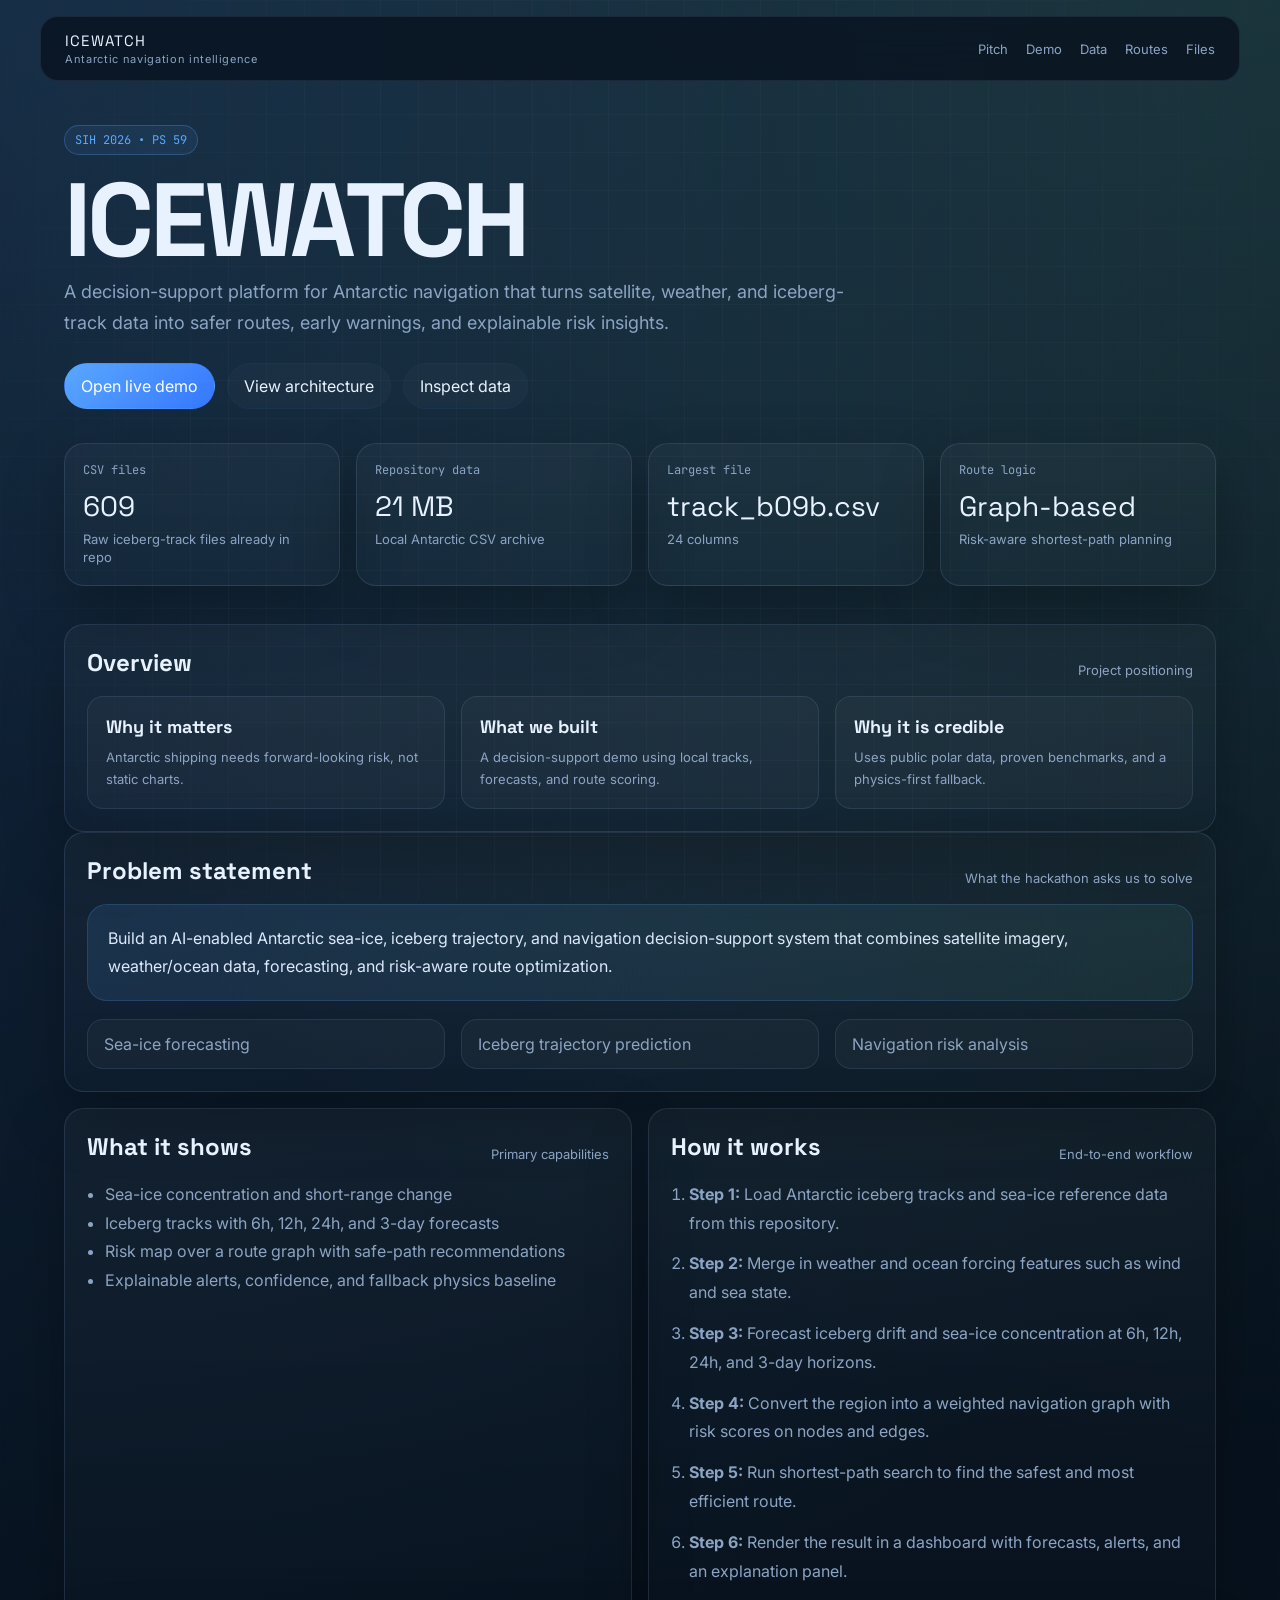
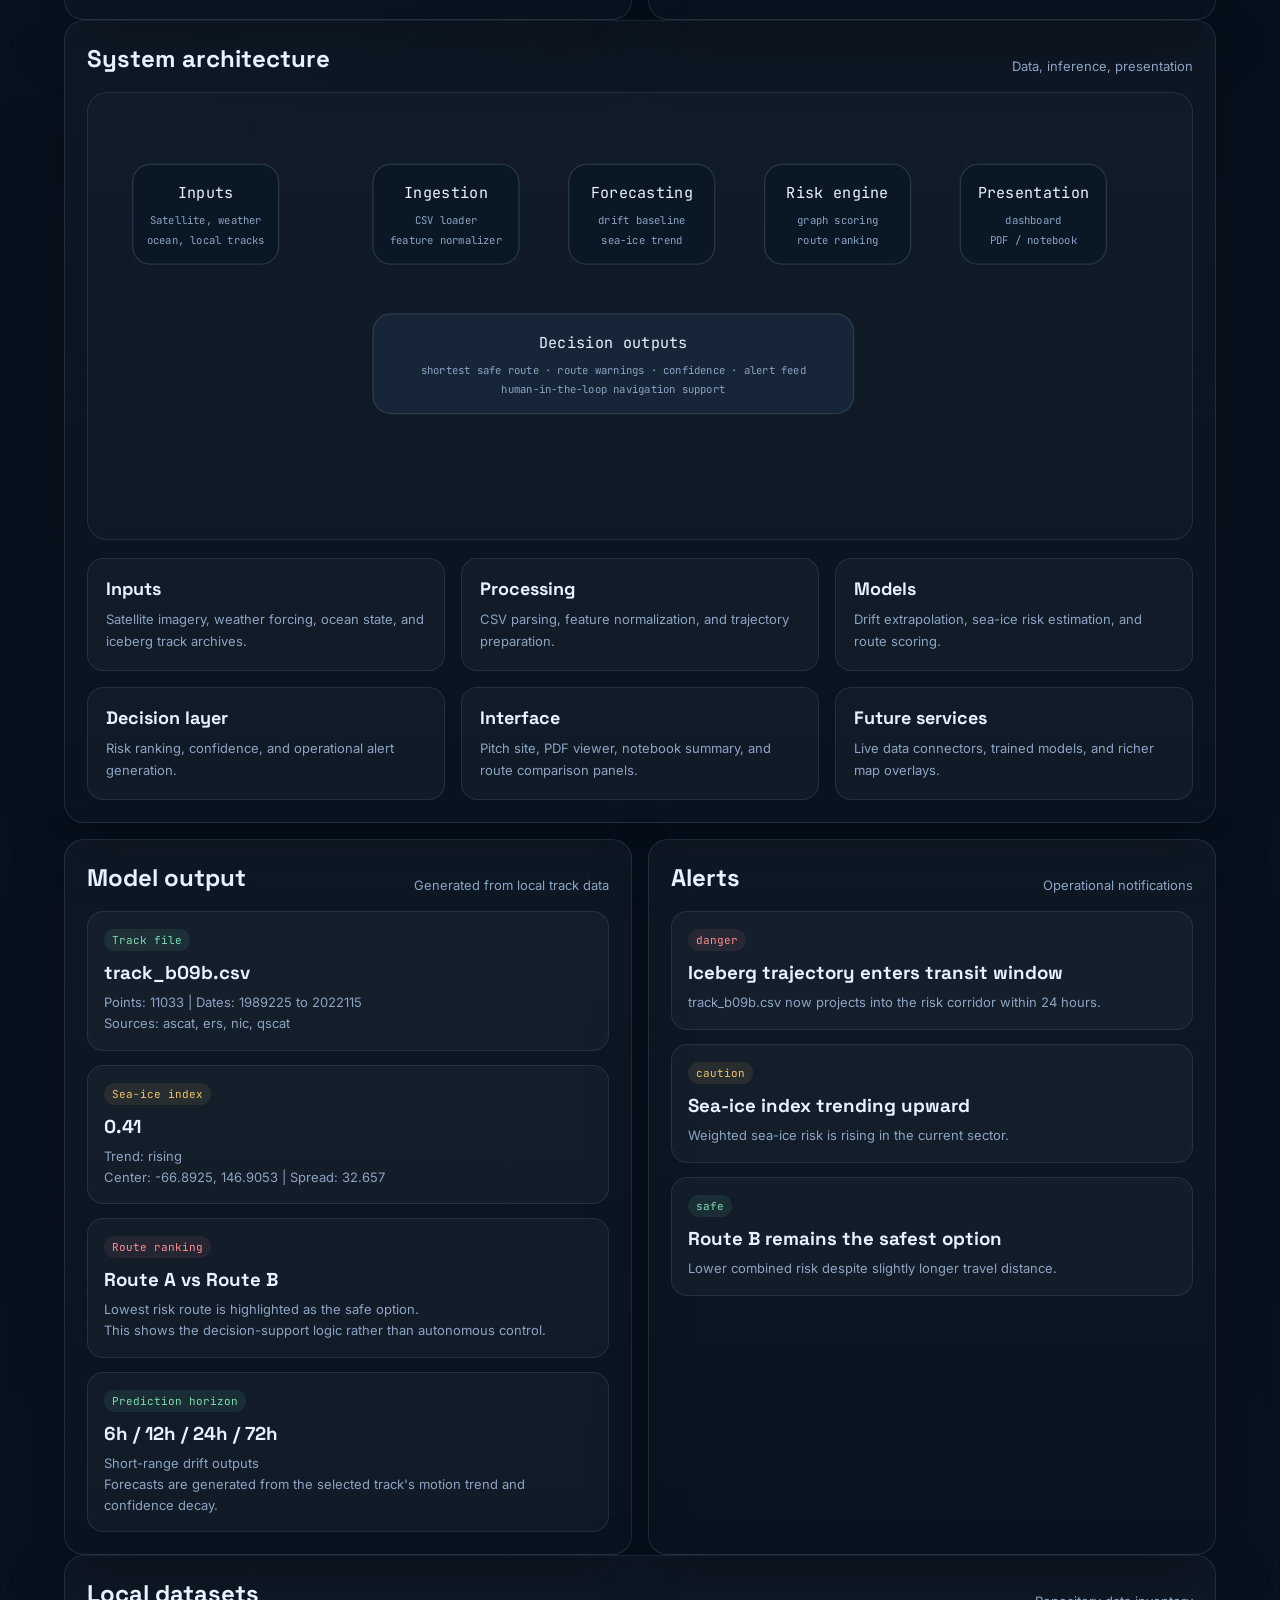
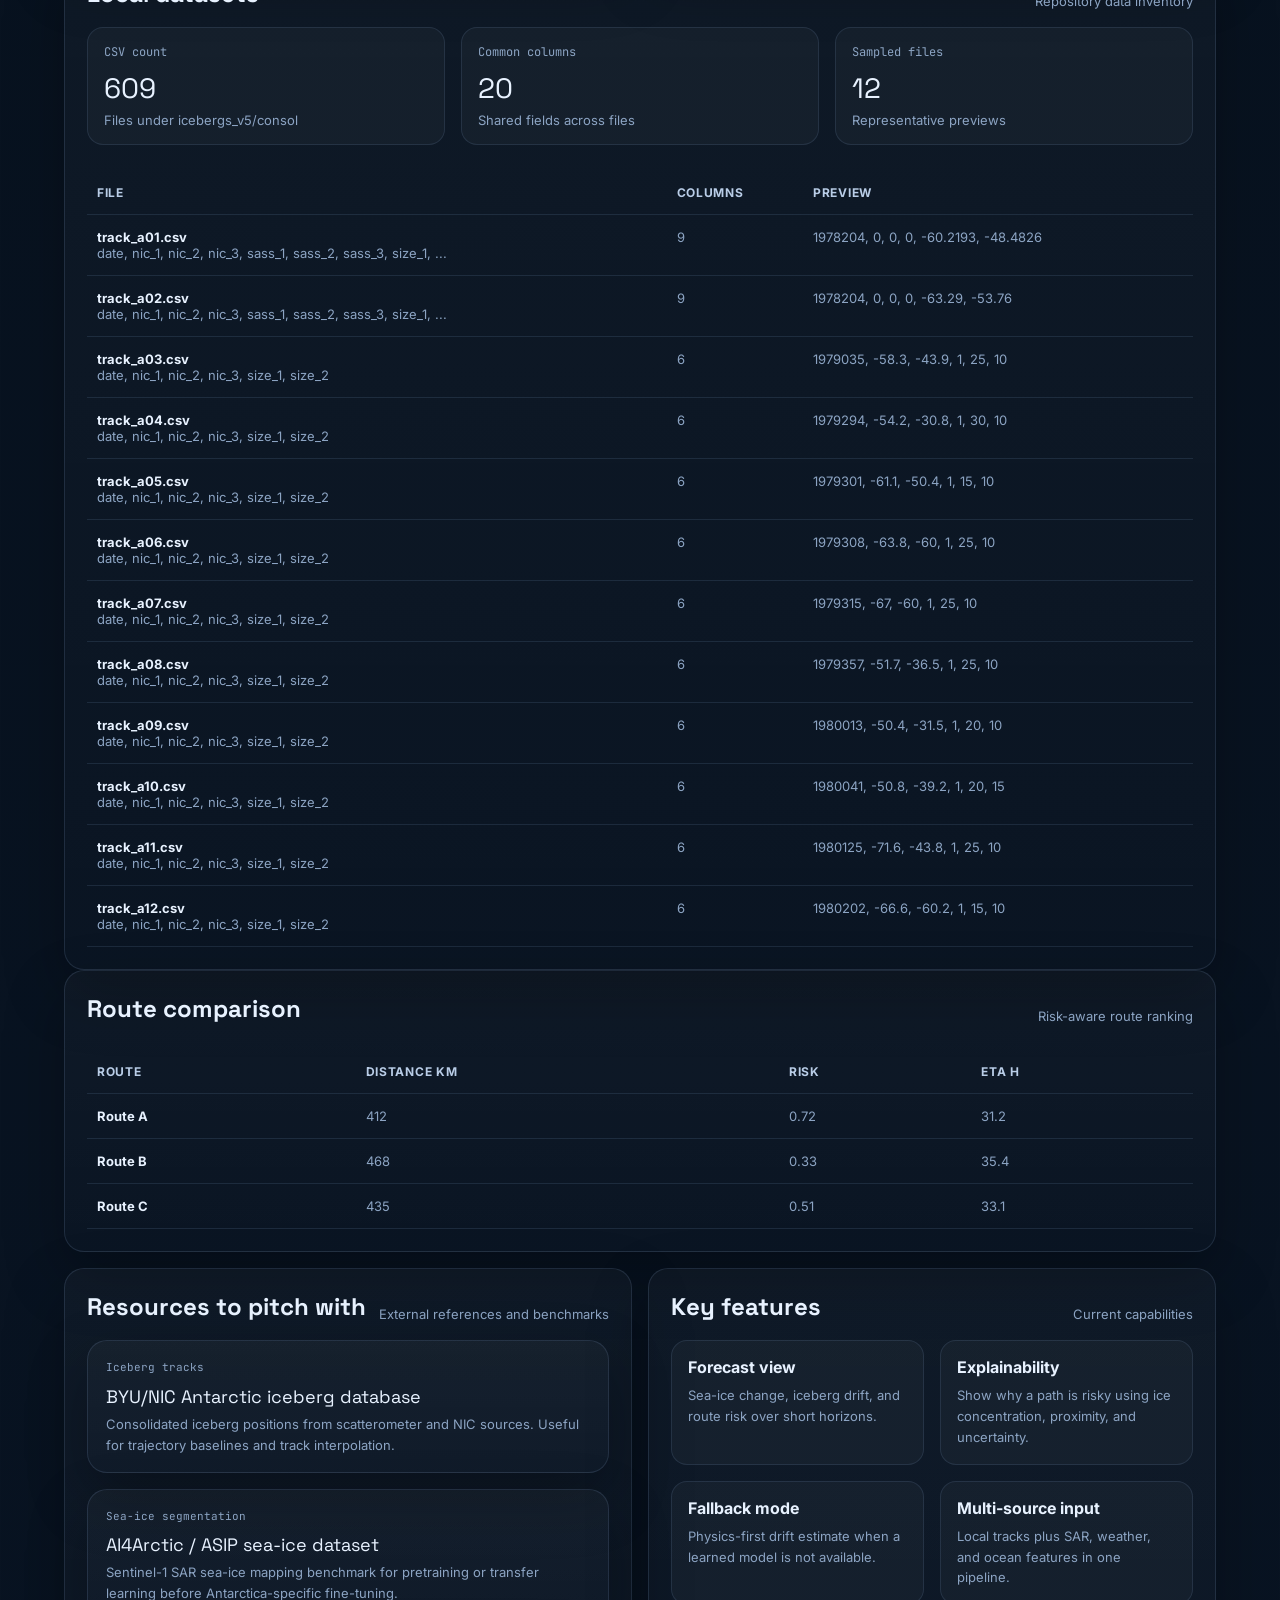
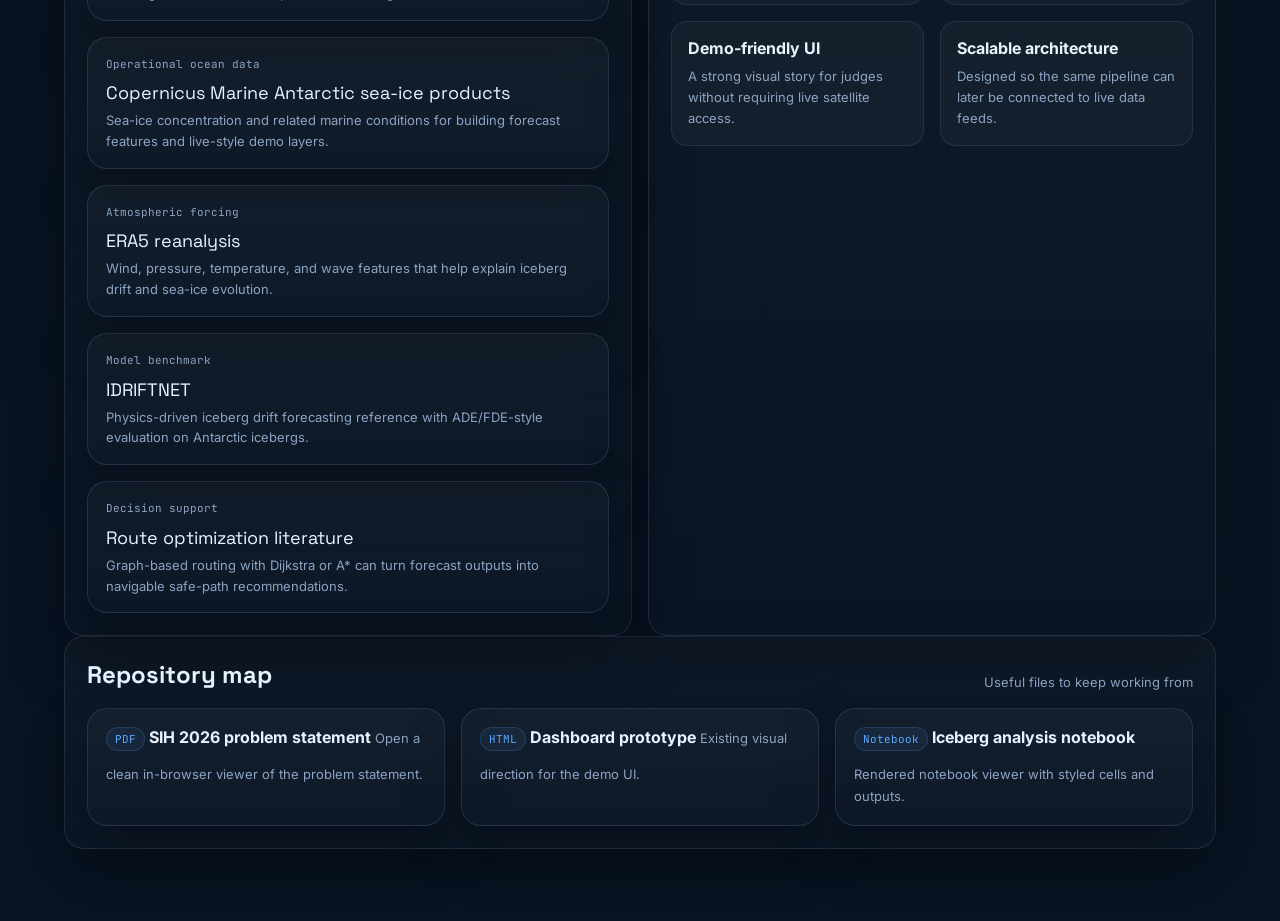
<file: site/index.html>
<!DOCTYPE html>
<html lang="en">
<head>
  <meta charset="UTF-8" />
  <meta name="viewport" content="width=device-width, initial-scale=1.0" />
  <title>ICEWATCH Demo Site</title>
  <link rel="preconnect" href="https://fonts.googleapis.com">
  <link rel="preconnect" href="https://fonts.gstatic.com" crossorigin>
  <link href="https://fonts.googleapis.com/css2?family=Space+Grotesk:wght@500;600;700&family=Inter:wght@400;500;600&family=JetBrains+Mono:wght@400;500&display=swap" rel="stylesheet">
  <link rel="stylesheet" href="./styles.css" />
</head>
<body>
  <div class="backdrop"></div>
  <nav class="topnav">
    <div class="topnav-brand">
      <span>ICEWATCH</span>
      <small>Antarctic navigation intelligence</small>
    </div>
    <div class="topnav-links">
      <a href="#pitch">Pitch</a>
      <a href="#demoSection">Demo</a>
      <a href="#datasets">Data</a>
      <a href="#routes">Routes</a>
      <a href="#fileMap">Files</a>
    </div>
  </nav>
  <header class="hero">
    <div class="eyebrow">SIH 2026 • PS 59</div>
    <h1>ICEWATCH</h1>
    <p class="hero-copy">
      A decision-support platform for Antarctic navigation that turns satellite, weather, and iceberg-track data into safer routes, early warnings, and explainable risk insights.
    </p>
    <div class="hero-actions">
      <a href="#demoSection" class="btn primary">Open live demo</a>
      <a href="#architecture" class="btn">View architecture</a>
      <a href="#datasets" class="btn">Inspect data</a>
    </div>
    <div class="hero-stats" id="heroStats"></div>
  </header>

  <main class="shell">
    <section class="panel" id="pitch">
      <div class="panel-head">
        <h2>Overview</h2>
        <p>Project positioning</p>
      </div>
      <div class="pitch-grid" id="pitchGrid"></div>
    </section>

    <section class="panel" id="problem">
      <div class="panel-head">
        <h2>Problem statement</h2>
        <p>What the hackathon asks us to solve</p>
      </div>
      <div class="callout">
        <p>
          Build an AI-enabled Antarctic sea-ice, iceberg trajectory, and navigation decision-support system that combines satellite imagery, weather/ocean data, forecasting, and risk-aware route optimization.
        </p>
      </div>
      <div class="pill-row" id="problemPills"></div>
    </section>

    <section class="grid-2">
      <article class="panel">
        <div class="panel-head">
          <h2>What it shows</h2>
          <p>Primary capabilities</p>
        </div>
        <ul class="feature-list">
          <li>Sea-ice concentration and short-range change</li>
          <li>Iceberg tracks with 6h, 12h, 24h, and 3-day forecasts</li>
          <li>Risk map over a route graph with safe-path recommendations</li>
          <li>Explainable alerts, confidence, and fallback physics baseline</li>
        </ul>
      </article>
      <article class="panel">
        <div class="panel-head">
          <h2>How it works</h2>
          <p>End-to-end workflow</p>
        </div>
        <ol class="workflow" id="workflow"></ol>
      </article>
    </section>

    <section class="panel" id="architecture">
      <div class="panel-head">
        <h2>System architecture</h2>
        <p>Data, inference, presentation</p>
      </div>
      <div class="architecture-layout">
        <div class="architecture-diagram">
          <svg viewBox="0 0 1200 460" role="img" aria-label="ICEWATCH architecture diagram">
            <defs>
              <linearGradient id="flow" x1="0%" y1="0%" x2="100%" y2="0%">
                <stop offset="0%" stop-color="#59a7ff" stop-opacity="0.95"/>
                <stop offset="100%" stop-color="#7bdbb2" stop-opacity="0.95"/>
              </linearGradient>
              <filter id="softGlow" x="-30%" y="-30%" width="160%" height="160%">
                <feGaussianBlur stdDeviation="6" result="blur"/>
                <feColorMatrix in="blur" type="matrix" values="1 0 0 0 0.2 0 1 0 0 0.5 0 0 1 0 0.7 0 0 0 18 -8"/>
                <feBlend in="SourceGraphic"/>
              </filter>
            </defs>
            <g class="flow-lines" filter="url(#softGlow)">
              <line x1="194" y1="116" x2="300" y2="116" stroke="url(#flow)" stroke-width="3"/>
              <line x1="414" y1="116" x2="520" y2="116" stroke="url(#flow)" stroke-width="3"/>
              <line x1="634" y1="116" x2="740" y2="116" stroke="url(#flow)" stroke-width="3"/>
              <line x1="854" y1="116" x2="960" y2="116" stroke="url(#flow)" stroke-width="3"/>
              <line x1="600" y1="190" x2="600" y2="270" stroke="url(#flow)" stroke-width="3"/>
              <line x1="380" y1="308" x2="720" y2="308" stroke="url(#flow)" stroke-width="3"/>
            </g>
            <g class="layer-box">
              <rect x="30" y="60" rx="20" ry="20" width="164" height="112"/>
              <text x="112" y="98" text-anchor="middle">Inputs</text>
              <text x="112" y="127" text-anchor="middle">Satellite, weather</text>
              <text x="112" y="149" text-anchor="middle">ocean, local tracks</text>
            </g>
            <g class="layer-box">
              <rect x="300" y="60" rx="20" ry="20" width="164" height="112"/>
              <text x="382" y="98" text-anchor="middle">Ingestion</text>
              <text x="382" y="127" text-anchor="middle">CSV loader</text>
              <text x="382" y="149" text-anchor="middle">feature normalizer</text>
            </g>
            <g class="layer-box">
              <rect x="520" y="60" rx="20" ry="20" width="164" height="112"/>
              <text x="602" y="98" text-anchor="middle">Forecasting</text>
              <text x="602" y="127" text-anchor="middle">drift baseline</text>
              <text x="602" y="149" text-anchor="middle">sea-ice trend</text>
            </g>
            <g class="layer-box">
              <rect x="740" y="60" rx="20" ry="20" width="164" height="112"/>
              <text x="822" y="98" text-anchor="middle">Risk engine</text>
              <text x="822" y="127" text-anchor="middle">graph scoring</text>
              <text x="822" y="149" text-anchor="middle">route ranking</text>
            </g>
            <g class="layer-box">
              <rect x="960" y="60" rx="20" ry="20" width="164" height="112"/>
              <text x="1042" y="98" text-anchor="middle">Presentation</text>
              <text x="1042" y="127" text-anchor="middle">dashboard</text>
              <text x="1042" y="149" text-anchor="middle">PDF / notebook</text>
            </g>
            <g class="layer-box alt">
              <rect x="300" y="228" rx="20" ry="20" width="540" height="112"/>
              <text x="570" y="266" text-anchor="middle">Decision outputs</text>
              <text x="570" y="295" text-anchor="middle">shortest safe route · route warnings · confidence · alert feed</text>
              <text x="570" y="317" text-anchor="middle">human-in-the-loop navigation support</text>
            </g>
          </svg>
        </div>
        <div class="arch-grid" id="archGrid"></div>
      </div>
    </section>

    <section class="grid-2" id="demoSection">
      <article class="panel">
        <div class="panel-head">
          <h2>Model output</h2>
          <p>Generated from local track data</p>
        </div>
        <div class="demo-block" id="demoSummary"></div>
      </article>
      <article class="panel">
        <div class="panel-head">
          <h2>Alerts</h2>
          <p>Operational notifications</p>
        </div>
        <div class="demo-block" id="demoAlerts"></div>
      </article>
    </section>

    <section class="panel" id="datasets">
      <div class="panel-head">
        <h2>Local datasets</h2>
        <p>Repository data inventory</p>
      </div>
      <div class="metric-row" id="datasetMetrics"></div>
      <div class="table-wrap">
        <table>
          <thead>
            <tr>
              <th>File</th>
              <th>Columns</th>
              <th>Preview</th>
            </tr>
          </thead>
          <tbody id="datasetTable"></tbody>
        </table>
      </div>
    </section>

    <section class="panel" id="routes">
      <div class="panel-head">
        <h2>Route comparison</h2>
        <p>Risk-aware route ranking</p>
      </div>
      <div class="table-wrap">
        <table>
          <thead>
            <tr>
              <th>Route</th>
              <th>Distance km</th>
              <th>Risk</th>
              <th>ETA h</th>
            </tr>
          </thead>
          <tbody id="routeTable"></tbody>
        </table>
      </div>
    </section>

    <section class="grid-2">
      <article class="panel">
        <div class="panel-head">
          <h2>Resources to pitch with</h2>
          <p>External references and benchmarks</p>
        </div>
        <div class="resource-list" id="resources"></div>
      </article>
      <article class="panel">
        <div class="panel-head">
          <h2>Key features</h2>
          <p>Current capabilities</p>
        </div>
        <div class="feature-grid" id="featureGrid"></div>
      </article>
    </section>

    <section class="panel" id="fileMap">
      <div class="panel-head">
        <h2>Repository map</h2>
        <p>Useful files to keep working from</p>
      </div>
      <div class="file-grid">
        <a class="file-card" href="./pdf-viewer.html">
          <span class="file-kind">PDF</span>
          <strong>SIH 2026 problem statement</strong>
          <small>Open a clean in-browser viewer of the problem statement.</small>
        </a>
        <a class="file-card" href="../antarctic-nav-dashboard-redesigned.html">
          <span class="file-kind">HTML</span>
          <strong>Dashboard prototype</strong>
          <small>Existing visual direction for the demo UI.</small>
        </a>
        <a class="file-card" href="./notebook-viewer.html">
          <span class="file-kind">Notebook</span>
          <strong>Iceberg analysis notebook</strong>
          <small>Rendered notebook viewer with styled cells and outputs.</small>
        </a>
      </div>
    </section>
  </main>

  <script src="./app.js"></script>
</body>
</html>
</file>
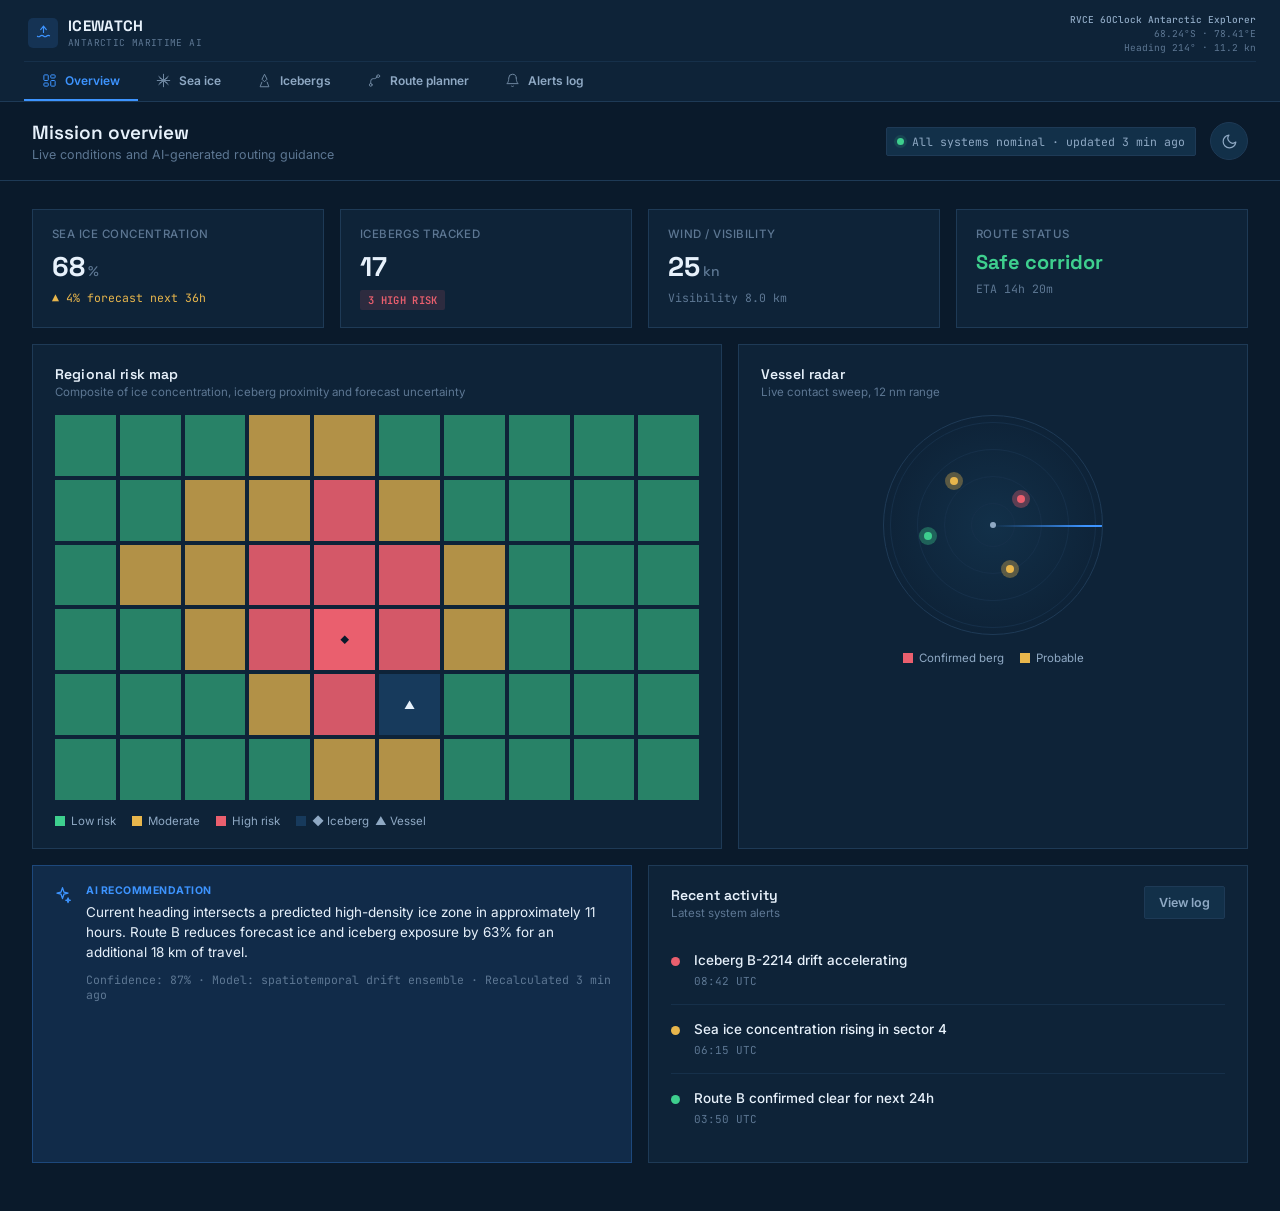
<file: antarctic-nav-dashboard-redesigned.html>
<!DOCTYPE html>
<html lang="en" data-theme="dark">
<head>
<meta charset="UTF-8">
<meta name="viewport" content="width=device-width, initial-scale=1.0">
<title>ICEWATCH — Antarctic Maritime Decision Support</title>
<link rel="preconnect" href="https://fonts.googleapis.com">
<link href="https://fonts.googleapis.com/css2?family=Space+Grotesk:wght@500;600;700&family=Inter:wght@400;500;600&family=JetBrains+Mono:wght@400;500&display=swap" rel="stylesheet">
<style>
  :root{
    --bg:#0a1a2b; --bg-elev:#0e2338; --bg-elev-2:#123049; --bg-elev-3:#173a5c;
    --border:#1e3a56; --border-soft:#16304a;
    --text:#e7f1fb; --text-dim:#8fa9c4; --text-faint:#5d7793;
    --accent:#3d94ff; --accent-dim:#2a6fcc; --accent-soft:rgba(61,148,255,0.14); --accent-soft-2:rgba(61,148,255,0.28);
    --safe:#3ecf8e; --safe-bg:rgba(62,207,142,0.13);
    --caution:#e8b64c; --caution-bg:rgba(232,182,76,0.13);
    --danger:#ea5f6e; --danger-bg:rgba(234,95,110,0.14);
    --radius-sm:6px; --radius:10px; --radius-lg:16px;
    --font-display:'Space Grotesk',sans-serif; --font-body:'Inter',sans-serif; --font-mono:'JetBrains Mono',monospace;
  }
  html[data-theme="light"]{
    --bg:#eef3f9; --bg-elev:#ffffff; --bg-elev-2:#f4f8fc; --bg-elev-3:#e9f0f8;
    --border:#d7e2ee; --border-soft:#e3ebf3;
    --text:#0e2338; --text-dim:#4d647c; --text-faint:#8ba0b6;
    --accent:#1f6fe0; --accent-dim:#1858b3; --accent-soft:rgba(31,111,224,0.08); --accent-soft-2:rgba(31,111,224,0.16);
    --safe:#1f9d68; --safe-bg:rgba(31,157,104,0.09);
    --caution:#b8790a; --caution-bg:rgba(184,121,10,0.09);
    --danger:#cc3f4f; --danger-bg:rgba(204,63,79,0.09);
  }
  *{box-sizing:border-box; margin:0; padding:0;}
  body{
    background:var(--bg); color:var(--text); font-family:var(--font-body);
    display:block; min-height:100vh; -webkit-font-smoothing:antialiased;
    transition:background .25s ease, color .25s ease;
  }
  ::selection{ background:var(--accent-soft-2); }
  a{color:inherit;}

  /* ---------- Header / screen navigation ---------- */
  .sidebar{
    width:100%; height:auto; position:sticky; top:0; z-index:10;
    background:var(--bg-elev); border-right:0; border-bottom:1px solid var(--border);
    display:flex; flex-direction:column; padding:12px 24px 0;
  }
  .brand{ display:flex; align-items:center; gap:10px; padding:4px 4px 12px; }
  .brand-mark{ width:30px; height:30px; border-radius:5px; background:var(--accent-soft);
    display:flex; align-items:center; justify-content:center; flex-shrink:0; }
  .brand-mark svg{ width:17px; height:17px; }
  .brand-text h1{ font-family:var(--font-display); font-size:15px; font-weight:700; letter-spacing:0.02em; }
  .brand-text p{ font-size:9.5px; color:var(--text-faint); font-family:var(--font-mono); letter-spacing:0.04em; margin-top:1px;}
  nav{ display:flex; flex-direction:row; gap:0; overflow-x:auto; border-top:1px solid var(--border-soft); }
  .nav-item{
    display:flex; align-items:center; gap:8px; padding:11px 18px; border-radius:0;
    color:var(--text-dim); font-size:12px; font-weight:600; cursor:pointer; border:0;
    border-bottom:2px solid transparent; transition:color .15s ease, border-color .15s ease;
    white-space:nowrap;
  }
  .nav-item svg{ width:15px; height:15px; flex-shrink:0; opacity:0.75; }
  .nav-item:hover{ background:transparent; color:var(--text); }
  .nav-item.active{ background:transparent; color:var(--accent); border-bottom-color:var(--accent); }
  .nav-item.active svg{ opacity:1; }
  .sidebar-foot{ position:absolute; right:24px; top:13px; padding:0; border:0; }
  .vessel-mini{ font-family:var(--font-mono); font-size:9.5px; color:var(--text-faint); line-height:1.45; text-align:right; }
  .vessel-mini b{ color:var(--text-dim); font-weight:500; }
  /* ---------- Main ---------- */
  .main{ width:100%; min-width:0; display:flex; flex-direction:column; }
  .topbar{
    display:flex; align-items:center; justify-content:space-between; padding:18px 32px;
    border-bottom:1px solid var(--border); background:var(--bg);
    position:relative; z-index:1;
  }
  .topbar h2{ font-family:var(--font-display); font-size:19px; font-weight:600; }
  .topbar .subtitle{ font-size:12.5px; color:var(--text-faint); margin-top:2px; }
  .topbar-right{ display:flex; align-items:center; gap:14px; }

  .status-pill{
    display:flex; align-items:center; gap:8px; font-family:var(--font-mono); font-size:11.5px;
    color:var(--text-dim); background:var(--bg-elev-2); border:1px solid var(--border);
    padding:6px 10px; border-radius:2px;
  }
  .status-dot{ width:7px; height:7px; border-radius:50%; background:var(--safe); box-shadow:0 0 0 3px var(--safe-bg); }

  .theme-toggle{
    width:38px; height:38px; border-radius:50%; border:1px solid var(--border); background:var(--bg-elev-2);
    display:flex; align-items:center; justify-content:center; cursor:pointer; color:var(--text-dim);
    transition:background .15s ease, color .15s ease;
  }
  .theme-toggle:hover{ background:var(--bg-elev-3); color:var(--accent); }
  .theme-toggle svg{ width:17px; height:17px; }

  .page{ display:none; padding:28px 32px 48px; }
  .page.active{ display:block; }

  /* ---------- Generic building blocks ---------- */
  .card{ background:var(--bg-elev); border:1px solid var(--border); border-radius:0; padding:20px 22px; }
  .card-title{ font-family:var(--font-display); font-size:14px; font-weight:600; letter-spacing:0.01em; }
  .card-sub{ font-size:11.5px; color:var(--text-faint); margin-top:2px; }
  .card-head{ display:flex; align-items:center; justify-content:space-between; margin-bottom:16px; }

  .grid-4{ display:grid; grid-template-columns:repeat(4,1fr); gap:16px; }
  .grid-2{ display:grid; grid-template-columns:1.15fr 0.85fr; gap:16px; }
  .grid-2b{ display:grid; grid-template-columns:1fr 1fr; gap:16px; }

  .stat-card{ background:var(--bg-elev); border:1px solid var(--border); border-radius:0; padding:17px 19px; }
  .stat-label{ font-size:11.5px; color:var(--text-faint); font-weight:500; text-transform:uppercase; letter-spacing:0.04em; }
  .stat-value{ font-family:var(--font-display); font-size:27px; font-weight:700; margin-top:8px; }
  .stat-value span{ font-size:14px; color:var(--text-faint); font-weight:500; margin-left:3px;}
  .stat-delta{ font-size:11.5px; margin-top:6px; font-family:var(--font-mono); display:flex; align-items:center; gap:4px;}
  .up{ color:var(--caution); } .down{ color:var(--safe); } .flat{ color:var(--text-faint); }

  .badge{ font-size:10.5px; font-weight:600; padding:3px 8px; border-radius:2px; text-transform:uppercase; letter-spacing:0.03em; }
  .badge.safe{ background:var(--safe-bg); color:var(--safe); }
  .badge.caution{ background:var(--caution-bg); color:var(--caution); }
  .badge.danger{ background:var(--danger-bg); color:var(--danger); }

  .btn{
    font-family:var(--font-body); font-size:12.5px; font-weight:600; padding:8px 14px; border-radius:2px;
    border:1px solid var(--border); background:var(--bg-elev-2); color:var(--text-dim); cursor:pointer;
    transition:all .15s ease;
  }
  .btn:hover{ border-color:var(--accent-soft-2); color:var(--text); }
  .btn.primary{ background:var(--accent); border-color:var(--accent); color:#fff; }
  .btn.primary:hover{ background:var(--accent-dim); }

  /* ---------- Radar (signature element) ---------- */
  .radar-wrap{ display:flex; align-items:center; justify-content:center; position:relative; width:220px; height:220px; margin:0 auto; }
  .radar-face{
    width:220px; height:220px; border-radius:50%; position:relative; overflow:hidden;
    background:radial-gradient(circle, var(--bg-elev-2) 0%, var(--bg-elev) 70%);
    border:1px solid var(--border);
  }
  .radar-ring{ position:absolute; border:1px solid var(--border-soft); border-radius:50%; top:50%; left:50%; transform:translate(-50%,-50%); }
  .radar-sweep{
    position:absolute; top:50%; left:50%; width:50%; height:2px; transform-origin:0 50%;
    background:linear-gradient(90deg, transparent, var(--accent) 85%);
    animation:sweep 4s linear infinite;
  }
  @keyframes sweep{ from{ transform:rotate(0deg);} to{ transform:rotate(360deg);} }
  .radar-blip{ position:absolute; width:8px; height:8px; border-radius:50%; transform:translate(-50%,-50%); }
  .radar-blip::after{ content:''; position:absolute; inset:-5px; border-radius:50%; opacity:.35; background:inherit; }
  .radar-center{ position:absolute; top:50%; left:50%; width:6px; height:6px; border-radius:50%; background:var(--text-dim); transform:translate(-50%,-50%); }
  @media (prefers-reduced-motion: reduce){ .radar-sweep{ animation:none; transform:rotate(45deg); } }

  /* ---------- Risk grid ---------- */
  .risk-grid{ display:grid; grid-template-columns:repeat(10,1fr); gap:4px; }
  .risk-cell{ aspect-ratio:1; border-radius:0; position:relative; }
  .risk-cell.ship::after{ content:'▲'; position:absolute; inset:0; display:flex; align-items:center; justify-content:center; font-size:11px; color:var(--text); }
  .risk-cell.berg::after{ content:'◆'; position:absolute; inset:0; display:flex; align-items:center; justify-content:center; font-size:9px; color:var(--bg); }
  .risk-legend{ display:flex; gap:16px; margin-top:14px; flex-wrap:wrap; }
  .risk-legend div{ display:flex; align-items:center; gap:6px; font-size:11.5px; color:var(--text-dim); }
  .risk-swatch{ width:10px; height:10px; border-radius:0; }

  /* ---------- AI recommendation banner ---------- */
  .ai-banner{
    background:var(--accent-soft); border:1px solid var(--accent-soft-2); border-radius:0;
    padding:18px 20px; display:flex; gap:14px; align-items:flex-start;
  }
  .ai-banner svg{ width:19px; height:19px; color:var(--accent); flex-shrink:0; margin-top:2px; }
  .ai-banner .label{ font-size:10.5px; font-weight:700; text-transform:uppercase; letter-spacing:0.05em; color:var(--accent); }
  .ai-banner p{ font-size:13.5px; color:var(--text); margin-top:5px; line-height:1.5; }
  .ai-banner .meta{ font-size:11.5px; color:var(--text-faint); margin-top:9px; font-family:var(--font-mono); }

  /* ---------- Chart ---------- */
  .chart-svg{ width:100%; height:auto; display:block; }
  .chart-axis-label{ font-size:10px; fill:var(--text-faint); font-family:var(--font-mono); }

  /* ---------- Tables ---------- */
  table{ width:100%; border-collapse:collapse; font-size:13px; }
  th{ text-align:left; font-size:10.5px; text-transform:uppercase; letter-spacing:0.04em; color:var(--text-faint); font-weight:600; padding:0 12px 10px; border-bottom:1px solid var(--border); }
  td{ padding:12px; border-bottom:1px solid var(--border-soft); color:var(--text-dim); }
  td.mono{ font-family:var(--font-mono); font-size:12px; color:var(--text); }
  tr.row{ cursor:pointer; transition:background .12s ease; }
  tr.row:hover{ background:var(--bg-elev-2); }
  tr.row.selected{ background:var(--accent-soft); }
  tr.row td:first-child{ color:var(--text); font-weight:500; }

  /* ---------- Alerts feed ---------- */
  .alert-item{ display:flex; gap:14px; padding:16px 0; border-bottom:1px solid var(--border-soft); }
  .alert-item:last-child{ border-bottom:none; }
  .alert-dot{ width:9px; height:9px; border-radius:50%; margin-top:5px; flex-shrink:0; }
  .alert-body p.title{ font-size:13.5px; font-weight:500; color:var(--text); }
  .alert-body p.desc{ font-size:12.5px; color:var(--text-dim); margin-top:4px; line-height:1.5; }
  .alert-body p.time{ font-size:11px; color:var(--text-faint); margin-top:6px; font-family:var(--font-mono); }

  /* ---------- Sliders (route planner) ---------- */
  .slider-row{ margin-bottom:18px; }
  .slider-row-head{ display:flex; justify-content:space-between; font-size:12.5px; margin-bottom:8px; }
  .slider-row-head span:first-child{ color:var(--text-dim); font-weight:500; }
  .slider-row-head span:last-child{ font-family:var(--font-mono); color:var(--accent); font-weight:500; }
  input[type=range]{
    -webkit-appearance:none; width:100%; height:4px; border-radius:2px; background:var(--bg-elev-3); outline:none;
  }
  input[type=range]::-webkit-slider-thumb{
    -webkit-appearance:none; width:16px; height:16px; border-radius:50%; background:var(--accent);
    cursor:pointer; border:3px solid var(--bg-elev); box-shadow:0 0 0 1px var(--accent);
  }

  .route-map{ position:relative; background:var(--bg-elev-2); border-radius:0; overflow:hidden; }

  .divider{ height:1px; background:var(--border-soft); margin:18px 0; }

  ::-webkit-scrollbar{ width:9px; height:9px; }
  ::-webkit-scrollbar-thumb{ background:var(--border); border-radius:5px; }
  ::-webkit-scrollbar-track{ background:transparent; }

  @media (max-width:980px){
    .sidebar-foot{position:static; margin-left:auto; margin-top:-43px; margin-bottom:10px;}
    .grid-4{ grid-template-columns:repeat(2,1fr); }
    .grid-2, .grid-2b{ grid-template-columns:1fr; }
  }
</style>
</head>
<body>

<!-- ================= SIDEBAR ================= -->
<aside class="sidebar">
  <div class="brand">
    <div class="brand-mark">
      <svg viewBox="0 0 24 24" fill="none" stroke="currentColor" stroke-width="1.6" style="color:var(--accent)"><path d="M3 17c1.5 1.3 3 1.3 4.5 0s3-1.3 4.5 0 3 1.3 4.5 0 3-1.3 4.5 0"/><path d="M12 3v9M8 8l4-5 4 5" stroke-linecap="round" stroke-linejoin="round"/></svg>
    </div>
    <div class="brand-text">
      <h1>ICEWATCH</h1>
      <p>ANTARCTIC MARITIME AI</p>
    </div>
  </div>

  <nav id="nav">
    <div class="nav-item active" data-page="dashboard">
      <svg viewBox="0 0 24 24" fill="none" stroke="currentColor" stroke-width="1.6"><rect x="3" y="3" width="7" height="9" rx="1.2"/><rect x="14" y="3" width="7" height="5" rx="1.2"/><rect x="14" y="12" width="7" height="9" rx="1.2"/><rect x="3" y="16" width="7" height="5" rx="1.2"/></svg>
      Overview
    </div>
    <div class="nav-item" data-page="seaice">
      <svg viewBox="0 0 24 24" fill="none" stroke="currentColor" stroke-width="1.6" stroke-linecap="round"><path d="M12 2v20M4.5 5.5l15 13M19.5 5.5l-15 13M2 12h20M6 8l6 4-6 4M18 8l-6 4 6 4"/></svg>
      Sea ice
    </div>
    <div class="nav-item" data-page="icebergs">
      <svg viewBox="0 0 24 24" fill="none" stroke="currentColor" stroke-width="1.6" stroke-linejoin="round"><path d="M12 2l4 8-4 4-4-4 4-8z"/><path d="M8 14l-3 8h14l-3-8"/></svg>
      Icebergs
    </div>
    <div class="nav-item" data-page="route">
      <svg viewBox="0 0 24 24" fill="none" stroke="currentColor" stroke-width="1.6" stroke-linecap="round"><circle cx="6" cy="19" r="2.2"/><circle cx="18" cy="5" r="2.2"/><path d="M6 16.8V13a4 4 0 0 1 4-4h2a4 4 0 0 0 4-4"/></svg>
      Route planner
    </div>
    <div class="nav-item" data-page="alerts">
      <svg viewBox="0 0 24 24" fill="none" stroke="currentColor" stroke-width="1.6" stroke-linecap="round" stroke-linejoin="round"><path d="M18 8a6 6 0 1 0-12 0c0 7-3 9-3 9h18s-3-2-3-9"/><path d="M13.7 21a2 2 0 0 1-3.4 0"/></svg>
      Alerts log
    </div>
  </nav>

  <div class="sidebar-foot">
    <div class="vessel-mini">
      <b>RVCE 6OClock Antarctic Explorer</b><br>
      68.24°S · 78.41°E<br>
      Heading 214° · 11.2 kn
    </div>
  </div>
</aside>

<!-- ================= MAIN ================= -->
<div class="main">

  <div class="topbar">
    <div>
      <h2 id="page-title">Mission overview</h2>
      <p class="subtitle" id="page-subtitle">Live conditions and AI-generated routing guidance</p>
    </div>
    <div class="topbar-right">
      <div class="status-pill"><span class="status-dot"></span> All systems nominal · updated 3 min ago</div>
      <div class="theme-toggle" id="themeToggle" title="Toggle light / dark mode">
        <svg id="themeIcon" viewBox="0 0 24 24" fill="none" stroke="currentColor" stroke-width="1.7" stroke-linecap="round" stroke-linejoin="round"><path d="M21 12.8A9 9 0 1 1 11.2 3 7 7 0 0 0 21 12.8z"/></svg>
      </div>
    </div>
  </div>

  <!-- ============ PAGE: DASHBOARD ============ -->
  <section class="page active" id="page-dashboard">

    <div class="grid-4" style="margin-bottom:16px;">
      <div class="stat-card">
        <div class="stat-label">Sea ice concentration</div>
        <div class="stat-value">68<span>%</span></div>
        <div class="stat-delta up">▲ 4% forecast next 36h</div>
      </div>
      <div class="stat-card">
        <div class="stat-label">Icebergs tracked</div>
        <div class="stat-value">17</div>
        <div class="stat-delta"><span class="badge danger">3 high risk</span></div>
      </div>
      <div class="stat-card">
        <div class="stat-label">Wind / visibility</div>
        <div class="stat-value">25<span>kn</span></div>
        <div class="stat-delta flat">Visibility 8.0 km</div>
      </div>
      <div class="stat-card">
        <div class="stat-label">Route status</div>
        <div class="stat-value" style="font-size:20px; color:var(--safe);">Safe corridor</div>
        <div class="stat-delta flat">ETA 14h 20m</div>
      </div>
    </div>

    <div class="grid-2" style="margin-bottom:16px; align-items:stretch;">

      <div class="card">
        <div class="card-head">
          <div><div class="card-title">Regional risk map</div><div class="card-sub">Composite of ice concentration, iceberg proximity and forecast uncertainty</div></div>
        </div>
        <div class="risk-grid" id="riskGrid"></div>
        <div class="risk-legend">
          <div><span class="risk-swatch" style="background:var(--safe)"></span>Low risk</div>
          <div><span class="risk-swatch" style="background:var(--caution)"></span>Moderate</div>
          <div><span class="risk-swatch" style="background:var(--danger)"></span>High risk</div>
          <div><span class="risk-swatch" style="background:var(--bg-elev-3)"></span>◆ Iceberg &nbsp;▲ Vessel</div>
        </div>
      </div>

      <div class="card" style="display:flex; flex-direction:column;">
        <div class="card-head">
          <div><div class="card-title">Vessel radar</div><div class="card-sub">Live contact sweep, 12 nm range</div></div>
        </div>
        <div class="radar-wrap">
          <div class="radar-face">
            <div class="radar-ring" style="width:44px; height:44px;"></div>
            <div class="radar-ring" style="width:98px; height:98px;"></div>
            <div class="radar-ring" style="width:152px; height:152px;"></div>
            <div class="radar-ring" style="width:206px; height:206px;"></div>
            <div class="radar-sweep"></div>
            <div class="radar-center"></div>
            <div class="radar-blip" style="top:38%; left:63%; background:var(--danger);"></div>
            <div class="radar-blip" style="top:70%; left:58%; background:var(--caution);"></div>
            <div class="radar-blip" style="top:30%; left:32%; background:var(--caution);"></div>
            <div class="radar-blip" style="top:55%; left:20%; background:var(--safe);"></div>
          </div>
        </div>
        <div class="risk-legend" style="justify-content:center; margin-top:16px;">
          <div><span class="risk-swatch" style="background:var(--danger)"></span>Confirmed berg</div>
          <div><span class="risk-swatch" style="background:var(--caution)"></span>Probable</div>
        </div>
      </div>
    </div>

    <div class="grid-2b">
      <div class="ai-banner">
        <svg viewBox="0 0 24 24" fill="none" stroke="currentColor" stroke-width="1.6" stroke-linecap="round" stroke-linejoin="round"><path d="M12 2l1.8 5.6L19 9l-5.2 1.4L12 16l-1.8-5.6L5 9l5.2-1.4L12 2z"/><path d="M19 15l.8 2.4L22 18l-2.2.6L19 21l-.8-2.4L16 18l2.2-.6L19 15z"/></svg>
        <div>
          <div class="label">AI recommendation</div>
          <p>Current heading intersects a predicted high-density ice zone in approximately 11 hours. Route&nbsp;B reduces forecast ice and iceberg exposure by 63% for an additional 18&nbsp;km of travel.</p>
          <div class="meta">Confidence: 87% · Model: spatiotemporal drift ensemble · Recalculated 3 min ago</div>
        </div>
      </div>

      <div class="card">
        <div class="card-head">
          <div><div class="card-title">Recent activity</div><div class="card-sub">Latest system alerts</div></div>
          <div class="btn" data-page="alerts" style="cursor:pointer;">View log</div>
        </div>
        <div class="alert-item">
          <div class="alert-dot" style="background:var(--danger)"></div>
          <div class="alert-body">
            <p class="title">Iceberg B-2214 drift accelerating</p>
            <p class="time">08:42 UTC</p>
          </div>
        </div>
        <div class="alert-item">
          <div class="alert-dot" style="background:var(--caution)"></div>
          <div class="alert-body">
            <p class="title">Sea ice concentration rising in sector 4</p>
            <p class="time">06:15 UTC</p>
          </div>
        </div>
        <div class="alert-item">
          <div class="alert-dot" style="background:var(--safe)"></div>
          <div class="alert-body">
            <p class="title">Route B confirmed clear for next 24h</p>
            <p class="time">03:50 UTC</p>
          </div>
        </div>
      </div>
    </div>
  </section>

  <!-- ============ PAGE: SEA ICE ============ -->
  <section class="page" id="page-seaice">
    <div class="grid-2" style="margin-bottom:16px;">
      <div class="card">
        <div class="card-head">
          <div><div class="card-title">Ice concentration — 7 day forecast</div><div class="card-sub">Sector average, percentage cover</div></div>
        </div>
        <svg class="chart-svg" viewBox="0 0 560 220" id="forecastChart"></svg>
      </div>
      <div class="card">
        <div class="card-head">
          <div><div class="card-title">By sector</div><div class="card-sub">Current concentration</div></div>
        </div>
        <div id="sectorList"></div>
      </div>
    </div>

    <div class="grid-2b">
      <div class="card">
        <div class="card-head">
          <div><div class="card-title">30-day historical trend</div><div class="card-sub">Concentration vs. seasonal average</div></div>
        </div>
        <svg class="chart-svg" viewBox="0 0 560 200" id="historyChart"></svg>
      </div>
      <div class="card">
        <div class="card-head">
          <div><div class="card-title">Detection detail</div><div class="card-sub">Latest satellite pass</div></div>
        </div>
        <table>
          <tr><td style="color:var(--text-faint)">Source</td><td class="mono">Sentinel-1 SAR</td></tr>
          <tr><td style="color:var(--text-faint)">Pass time</td><td class="mono">2026-08-24 07:52 UTC</td></tr>
          <tr><td style="color:var(--text-faint)">Coverage</td><td class="mono">210 × 340 km</td></tr>
          <tr><td style="color:var(--text-faint)">Mean concentration</td><td class="mono">68.4%</td></tr>
          <tr><td style="color:var(--text-faint)">Model uncertainty</td><td class="mono">± 6.2%</td></tr>
          <tr><td style="color:var(--text-faint);border-bottom:none;">Next pass</td><td class="mono" style="border-bottom:none;">in 3h 08m</td></tr>
        </table>
      </div>
    </div>
  </section>

  <!-- ============ PAGE: ICEBERGS ============ -->
  <section class="page" id="page-icebergs">
    <div class="grid-2">
      <div class="card">
        <div class="card-head">
          <div><div class="card-title">Tracked icebergs</div><div class="card-sub">17 objects · updated 3 min ago</div></div>
        </div>
        <table>
          <thead><tr><th>ID</th><th>Position</th><th>Size class</th><th>Drift</th><th>Risk</th></tr></thead>
          <tbody id="bergTable"></tbody>
        </table>
      </div>

      <div class="card" id="bergDetail">
        <div class="card-head">
          <div><div class="card-title" id="bergDetailTitle">B-2214</div><div class="card-sub">Trajectory detail</div></div>
          <span class="badge danger" id="bergDetailBadge">High risk</span>
        </div>
        <svg class="chart-svg" viewBox="0 0 300 180" id="bergTrajChart"></svg>
        <div class="divider"></div>
        <table>
          <tr><td style="color:var(--text-faint)">Coordinates</td><td class="mono" id="bergCoord">−65.21, 72.84</td></tr>
          <tr><td style="color:var(--text-faint)">Drift speed</td><td class="mono" id="bergSpeed">1.8 km/h NE</td></tr>
          <tr><td style="color:var(--text-faint)">Route intersection</td><td class="mono" id="bergProb">72% within 24h</td></tr>
          <tr><td style="color:var(--text-faint);border-bottom:none;">Predicted radius</td><td class="mono" id="bergRadius" style="border-bottom:none;">± 4.1 km</td></tr>
        </table>
      </div>
    </div>
  </section>

  <!-- ============ PAGE: ROUTE PLANNER ============ -->
  <section class="page" id="page-route">
    <div class="grid-2" style="margin-bottom:16px;">
      <div class="card">
        <div class="card-head">
          <div><div class="card-title">Route comparison</div><div class="card-sub">Start: 68.10°S 76.90°E → Destination: 70.40°S 82.20°E</div></div>
        </div>
        <div class="route-map">
          <svg class="chart-svg" viewBox="0 0 560 300" id="routeMap"></svg>
        </div>
      </div>

      <div class="card">
        <div class="card-head"><div class="card-title">Planning priorities</div></div>
        <div class="slider-row">
          <div class="slider-row-head"><span>Time priority</span><span id="wTimeVal">50</span></div>
          <input type="range" min="0" max="100" value="50" id="wTime">
        </div>
        <div class="slider-row">
          <div class="slider-row-head"><span>Fuel efficiency</span><span id="wFuelVal">50</span></div>
          <input type="range" min="0" max="100" value="50" id="wFuel">
        </div>
        <div class="slider-row">
          <div class="slider-row-head"><span>Safety margin</span><span id="wSafeVal">70</span></div>
          <input type="range" min="0" max="100" value="70" id="wSafe">
        </div>
        <div class="divider"></div>
        <div class="card-sub" style="margin-bottom:8px;">Recommended</div>
        <div class="stat-value" id="recommendedRoute" style="font-size:22px; color:var(--accent);">Route B</div>
        <div class="stat-delta flat" id="recommendedReason">Weighted toward safety — lowest combined ice and iceberg exposure.</div>
      </div>
    </div>

    <div class="grid-2b">
      <div class="card">
        <div class="card-head">
          <div><div class="card-title">Route A</div><div class="card-sub">Direct heading</div></div>
          <span class="badge danger">Elevated risk</span>
        </div>
        <table>
          <tr><td style="color:var(--text-faint)">Distance</td><td class="mono">246 km</td></tr>
          <tr><td style="color:var(--text-faint)">ETA</td><td class="mono">12h 40m</td></tr>
          <tr><td style="color:var(--text-faint)">Fuel estimate</td><td class="mono">18.2 t</td></tr>
          <tr><td style="color:var(--text-faint);border-bottom:none;">Ice / iceberg exposure</td><td class="mono" style="border-bottom:none; color:var(--danger);">High — sector 4 & 7</td></tr>
        </table>
      </div>
      <div class="card">
        <div class="card-head">
          <div><div class="card-title">Route B</div><div class="card-sub">Northern detour</div></div>
          <span class="badge safe">Safe corridor</span>
        </div>
        <table>
          <tr><td style="color:var(--text-faint)">Distance</td><td class="mono">264 km</td></tr>
          <tr><td style="color:var(--text-faint)">ETA</td><td class="mono">14h 20m</td></tr>
          <tr><td style="color:var(--text-faint)">Fuel estimate</td><td class="mono">19.6 t</td></tr>
          <tr><td style="color:var(--text-faint);border-bottom:none;">Ice / iceberg exposure</td><td class="mono" style="border-bottom:none; color:var(--safe);">Low — clear for 24h</td></tr>
        </table>
      </div>
    </div>
  </section>

  <!-- ============ PAGE: ALERTS ============ -->
  <section class="page" id="page-alerts">
    <div class="card">
      <div class="card-head">
        <div><div class="card-title">Alerts & recommendations log</div><div class="card-sub">Chronological, most recent first</div></div>
      </div>
      <div id="alertsFull"></div>
    </div>
  </section>

</div>

<script>
  /* ---------------- Theme toggle ---------------- */
  const root = document.documentElement;
  const themeToggle = document.getElementById('themeToggle');
  const themeIcon = document.getElementById('themeIcon');
  function setThemeIcon(theme){
    themeIcon.innerHTML = theme === 'dark'
      ? '<path d="M21 12.8A9 9 0 1 1 11.2 3 7 7 0 0 0 21 12.8z"/>'
      : '<circle cx="12" cy="12" r="4.2"/><path d="M12 2v2.5M12 19.5V22M4.2 4.2l1.8 1.8M18 18l1.8 1.8M2 12h2.5M19.5 12H22M4.2 19.8L6 18M18 6l1.8-1.8"/>';
  }
  setThemeIcon('dark');
  themeToggle.addEventListener('click', () => {
    const next = root.getAttribute('data-theme') === 'dark' ? 'light' : 'dark';
    root.setAttribute('data-theme', next);
    setThemeIcon(next);
  });

  /* ---------------- Navigation ---------------- */
  const titles = {
    dashboard: ['SCREEN 1 — Mission overview', 'Live conditions and AI-generated routing guidance'],
    seaice: ['SCREEN 2 — Sea ice monitor', 'Concentration, forecasts and satellite detection detail'],
    icebergs: ['SCREEN 3 — Iceberg tracker', 'Positions, drift trajectories and route-intersection risk'],
    route: ['SCREEN 4 — Route planner', 'Compare routes and weight planning priorities'],
    alerts: ['SCREEN 5 — Alerts log', 'Full history of system alerts and recommendations']
  };
  function goTo(page){
    document.querySelectorAll('.page').forEach(p => p.classList.remove('active'));
    document.getElementById('page-' + page).classList.add('active');
    document.querySelectorAll('.nav-item').forEach(n => n.classList.toggle('active', n.dataset.page === page));
    document.getElementById('page-title').textContent = titles[page][0];
    document.getElementById('page-subtitle').textContent = titles[page][1];
  }
  document.querySelectorAll('[data-page]').forEach(el => {
    el.addEventListener('click', () => goTo(el.dataset.page));
  });

  /* ---------------- Risk grid (Overview) ---------------- */
  const riskGrid = document.getElementById('riskGrid');
  const riskSeed = [
    1,1,1,2,2,1,1,1,1,1,
    1,1,2,2,3,2,1,1,1,1,
    1,2,2,3,3,3,2,1,1,1,
    1,1,2,3,'B',3,2,1,1,1,
    1,1,1,2,3,'S',1,1,1,1,
    1,1,1,1,2,2,1,1,1,1
  ];
  const riskColor = { 1:'var(--safe)', 2:'var(--caution)', 3:'var(--danger)' };
  riskSeed.forEach(v => {
    const cell = document.createElement('div');
    if(v === 'B'){ cell.className='risk-cell berg'; cell.style.background='var(--danger)'; }
    else if(v === 'S'){ cell.className='risk-cell ship'; cell.style.background='var(--bg-elev-3)'; }
    else { cell.className='risk-cell'; cell.style.background=riskColor[v]; cell.style.opacity = v===1?0.55:v===2?0.75:0.9; }
    riskGrid.appendChild(cell);
  });

  /* ---------------- Sea ice: 7-day forecast line chart ---------------- */
  function lineChart(svgId, data, color, yMax){
    const svg = document.getElementById(svgId);
    const W=560,H=svgId==='historyChart'?200:220, padL=34,padR=14,padT=16,padB=26;
    const w=W-padL-padR, h=H-padT-padB;
    const max = yMax || Math.max(...data)*1.15;
    const stepX = w/(data.length-1);
    let path='', area=`M${padL},${H-padB} `;
    data.forEach((d,i)=>{
      const x=padL+i*stepX, y=padT+h-(d/max)*h;
      path += (i===0?'M':'L')+x+','+y+' ';
      area += `L${x},${y} `;
    });
    area += `L${padL+w},${H-padB} Z`;
    let grid='';
    for(let g=0;g<=3;g++){
      const gy = padT + h - (g/3)*h;
      grid += `<line x1="${padL}" y1="${gy}" x2="${padL+w}" y2="${gy}" stroke="var(--border-soft)" stroke-width="1"/>`;
      grid += `<text class="chart-axis-label" x="4" y="${gy+3}">${Math.round((g/3)*max)}</text>`;
    }
    svg.innerHTML = `${grid}
      <path d="${area}" fill="${color}" opacity="0.12"/>
      <path d="${path}" fill="none" stroke="${color}" stroke-width="2"/>
      ${data.map((d,i)=>`<circle cx="${padL+i*stepX}" cy="${padT+h-(d/max)*h}" r="3" fill="var(--bg-elev)" stroke="${color}" stroke-width="2"/>`).join('')}`;
  }
  lineChart('forecastChart', [64,66,68,71,74,76,79], 'var(--accent)');
  lineChart('historyChart', [58,60,57,61,63,62,65,67,64,66,68,70,69,71,68], 'var(--accent)', 90);

  /* ---------------- Sector list ---------------- */
  const sectors = [
    {n:'Sector 1', v:42, r:'safe'}, {n:'Sector 2', v:55, r:'safe'},
    {n:'Sector 3', v:68, r:'caution'}, {n:'Sector 4', v:81, r:'danger'},
    {n:'Sector 5', v:39, r:'safe'}, {n:'Sector 6', v:60, r:'caution'}
  ];
  const sectorList = document.getElementById('sectorList');
  sectors.forEach(s=>{
    const row=document.createElement('div');
    row.style.cssText='display:flex;align-items:center;gap:12px;padding:9px 0;border-bottom:1px solid var(--border-soft)';
    row.innerHTML = `<div style="width:78px;font-size:12.5px;color:var(--text-dim)">${s.n}</div>
      <div style="flex:1;height:6px;border-radius:3px;background:var(--bg-elev-3);overflow:hidden;">
        <div style="width:${s.v}%;height:100%;background:var(--${s.r})"></div>
      </div>
      <div style="width:34px;text-align:right;font-family:var(--font-mono);font-size:12px;">${s.v}%</div>`;
    sectorList.appendChild(row);
  });

  /* ---------------- Iceberg table ---------------- */
  const bergs = [
    {id:'B-2214', pos:'−65.21, 72.84', size:'Large (tabular)', drift:'1.8 km/h NE', risk:'danger', label:'High', speed:'1.8 km/h NE', prob:'72% within 24h', radius:'± 4.1 km'},
    {id:'B-2201', pos:'−65.44, 73.10', size:'Medium', drift:'1.2 km/h E', risk:'caution', label:'Moderate', speed:'1.2 km/h E', prob:'34% within 48h', radius:'± 3.2 km'},
    {id:'B-2198', pos:'−64.98, 71.55', size:'Small (bergy bit)', drift:'0.6 km/h SE', risk:'safe', label:'Low', speed:'0.6 km/h SE', prob:'8% within 72h', radius:'± 1.5 km'},
    {id:'B-2233', pos:'−66.02, 74.20', size:'Large (tabular)', drift:'2.1 km/h N', risk:'danger', label:'High', speed:'2.1 km/h N', prob:'65% within 24h', radius:'± 5.0 km'},
    {id:'B-2189', pos:'−65.70, 70.90', size:'Medium', drift:'0.9 km/h NE', risk:'caution', label:'Moderate', speed:'0.9 km/h NE', prob:'28% within 48h', radius:'± 2.8 km'},
    {id:'B-2177', pos:'−64.60, 72.30', size:'Small (growler)', drift:'0.4 km/h S', risk:'safe', label:'Low', speed:'0.4 km/h S', prob:'5% within 72h', radius:'± 1.1 km'}
  ];
  const bergTable = document.getElementById('bergTable');
  function renderBergs(){
    bergTable.innerHTML='';
    bergs.forEach((b,i)=>{
      const tr=document.createElement('tr');
      tr.className='row'+(i===0?' selected':'');
      tr.innerHTML = `<td>${b.id}</td><td class="mono">${b.pos}</td><td>${b.size}</td><td class="mono">${b.drift}</td><td><span class="badge ${b.risk}">${b.label}</span></td>`;
      tr.addEventListener('click', ()=>selectBerg(i));
      bergTable.appendChild(tr);
    });
  }
  function selectBerg(i){
    document.querySelectorAll('#bergTable tr').forEach(r=>r.classList.remove('selected'));
    document.querySelectorAll('#bergTable tr')[i].classList.add('selected');
    const b = bergs[i];
    document.getElementById('bergDetailTitle').textContent = b.id;
    const badge = document.getElementById('bergDetailBadge');
    badge.className = 'badge ' + b.risk;
    badge.textContent = b.label + ' risk';
    document.getElementById('bergCoord').textContent = b.pos;
    document.getElementById('bergSpeed').textContent = b.speed;
    document.getElementById('bergProb').textContent = b.prob;
    document.getElementById('bergRadius').textContent = b.radius;
    drawTrajectory(b.risk);
  }
  function drawTrajectory(riskLevel){
    const svg = document.getElementById('bergTrajChart');
    const color = `var(--${riskLevel})`;
    const pts = [[40,150],[80,120],[130,100],[190,70],[250,50]];
    let path='M'+pts.map(p=>p.join(',')).join(' L');
    let cone = `M${pts[0][0]},${pts[0][1]-8} `;
    pts.forEach((p,i)=>{ cone += `L${p[0]},${p[1]-8-i*4} `; });
    for(let i=pts.length-1;i>=0;i--){ cone += `L${pts[i][0]},${pts[i][1]+8+i*4} `; }
    cone += 'Z';
    svg.innerHTML = `
      <path d="${cone}" fill="${color}" opacity="0.1"/>
      <path d="${path}" fill="none" stroke="${color}" stroke-width="2" stroke-dasharray="5 4"/>
      ${pts.map((p,i)=>`<circle cx="${p[0]}" cy="${p[1]}" r="${i===0?5:3}" fill="${i===0?color:'var(--bg-elev)'}" stroke="${color}" stroke-width="2"/>`).join('')}
      <text x="40" y="170" class="chart-axis-label">now</text>
      <text x="230" y="40" class="chart-axis-label">+72h</text>`;
  }
  renderBergs();
  selectBerg(0);

  /* ---------------- Route map ---------------- */
  const routeMap = document.getElementById('routeMap');
  routeMap.innerHTML = `
    <rect x="0" y="0" width="560" height="300" fill="var(--bg-elev-2)"/>
    <rect x="300" y="60" width="130" height="110" rx="8" fill="var(--danger)" opacity="0.14"/>
    <rect x="150" y="170" width="90" height="70" rx="8" fill="var(--caution)" opacity="0.14"/>
    <circle cx="60" cy="240" r="6" fill="var(--text)"/>
    <text x="72" y="244" class="chart-axis-label" fill="var(--text-dim)">Start</text>
    <circle cx="500" cy="60" r="6" fill="var(--text)"/>
    <text x="440" y="46" class="chart-axis-label" fill="var(--text-dim)">Destination</text>
    <path d="M60,240 C 200,200 280,140 500,60" fill="none" stroke="var(--danger)" stroke-width="2.5" stroke-dasharray="6 5"/>
    <path d="M60,240 C 140,180 180,60 500,60" fill="none" stroke="var(--safe)" stroke-width="3"/>
    <text x="250" y="182" class="chart-axis-label" fill="var(--danger)">Route A</text>
    <text x="180" y="110" class="chart-axis-label" fill="var(--safe)">Route B</text>
    <text x="330" y="80" class="chart-axis-label" fill="var(--danger)">High-risk zone</text>
    <text x="155" y="195" class="chart-axis-label" fill="var(--caution)">Moderate zone</text>`;

  /* ---------------- Route sliders ---------------- */
  const wTime=document.getElementById('wTime'), wFuel=document.getElementById('wFuel'), wSafe=document.getElementById('wSafe');
  function updateWeights(){
    document.getElementById('wTimeVal').textContent = wTime.value;
    document.getElementById('wFuelVal').textContent = wFuel.value;
    document.getElementById('wSafeVal').textContent = wSafe.value;
    const t=+wTime.value, f=+wFuel.value, s=+wSafe.value;
    const rec = document.getElementById('recommendedRoute');
    const reason = document.getElementById('recommendedReason');
    if(s >= t && s >= f){
      rec.textContent='Route B'; rec.style.color='var(--accent)';
      reason.textContent='Weighted toward safety — lowest combined ice and iceberg exposure.';
    } else if(t > s && t >= f){
      rec.textContent='Route A'; rec.style.color='var(--caution)';
      reason.textContent='Weighted toward speed — 1h 40m faster, elevated ice exposure in sectors 4 & 7.';
    } else {
      rec.textContent='Route A'; rec.style.color='var(--caution)';
      reason.textContent='Weighted toward fuel economy — 1.4t lower burn, elevated ice exposure.';
    }
  }
  [wTime,wFuel,wSafe].forEach(el=>el.addEventListener('input', updateWeights));
  updateWeights();

  /* ---------------- Alerts (shared data + full log) ---------------- */
  const alertData = [
    {sev:'danger', title:'Iceberg B-2214 drift accelerating', desc:'Drift speed increased from 1.1 to 1.8 km/h northeast. Now projected to enter the transit corridor within 24 hours.', time:'2026-08-24 · 08:42 UTC'},
    {sev:'caution', title:'Sea ice concentration rising in sector 4', desc:'Concentration increased 9 points over 12 hours, consistent with forecast. Monitor for corridor narrowing.', time:'2026-08-24 · 06:15 UTC'},
    {sev:'safe', title:'Route B confirmed clear for next 24h', desc:'Latest satellite pass shows no ice or iceberg contacts along Route B within the forecast window.', time:'2026-08-24 · 03:50 UTC'},
    {sev:'caution', title:'New iceberg detected — B-2233', desc:'Large tabular iceberg detected via Sentinel-1 SAR pass, drifting north at 2.1 km/h. Added to tracking list.', time:'2026-08-23 · 22:10 UTC'},
    {sev:'danger', title:'Route A risk score exceeds threshold', desc:'Combined ice and iceberg exposure on Route A crossed the 70% risk threshold. Recommend switching to Route B.', time:'2026-08-23 · 19:05 UTC'},
    {sev:'safe', title:'Weather window stable for next 48h', desc:'Wind and wave forecasts show no significant deterioration expected through the transit window.', time:'2026-08-23 · 14:30 UTC'}
  ];
  const alertsFull = document.getElementById('alertsFull');
  alertData.forEach(a=>{
    const item=document.createElement('div');
    item.className='alert-item';
    item.innerHTML = `<div class="alert-dot" style="background:var(--${a.sev})"></div>
      <div class="alert-body">
        <p class="title">${a.title}</p>
        <p class="desc">${a.desc}</p>
        <p class="time">${a.time}</p>
      </div>`;
    alertsFull.appendChild(item);
  });
</script>
</body>
</html>
</file>
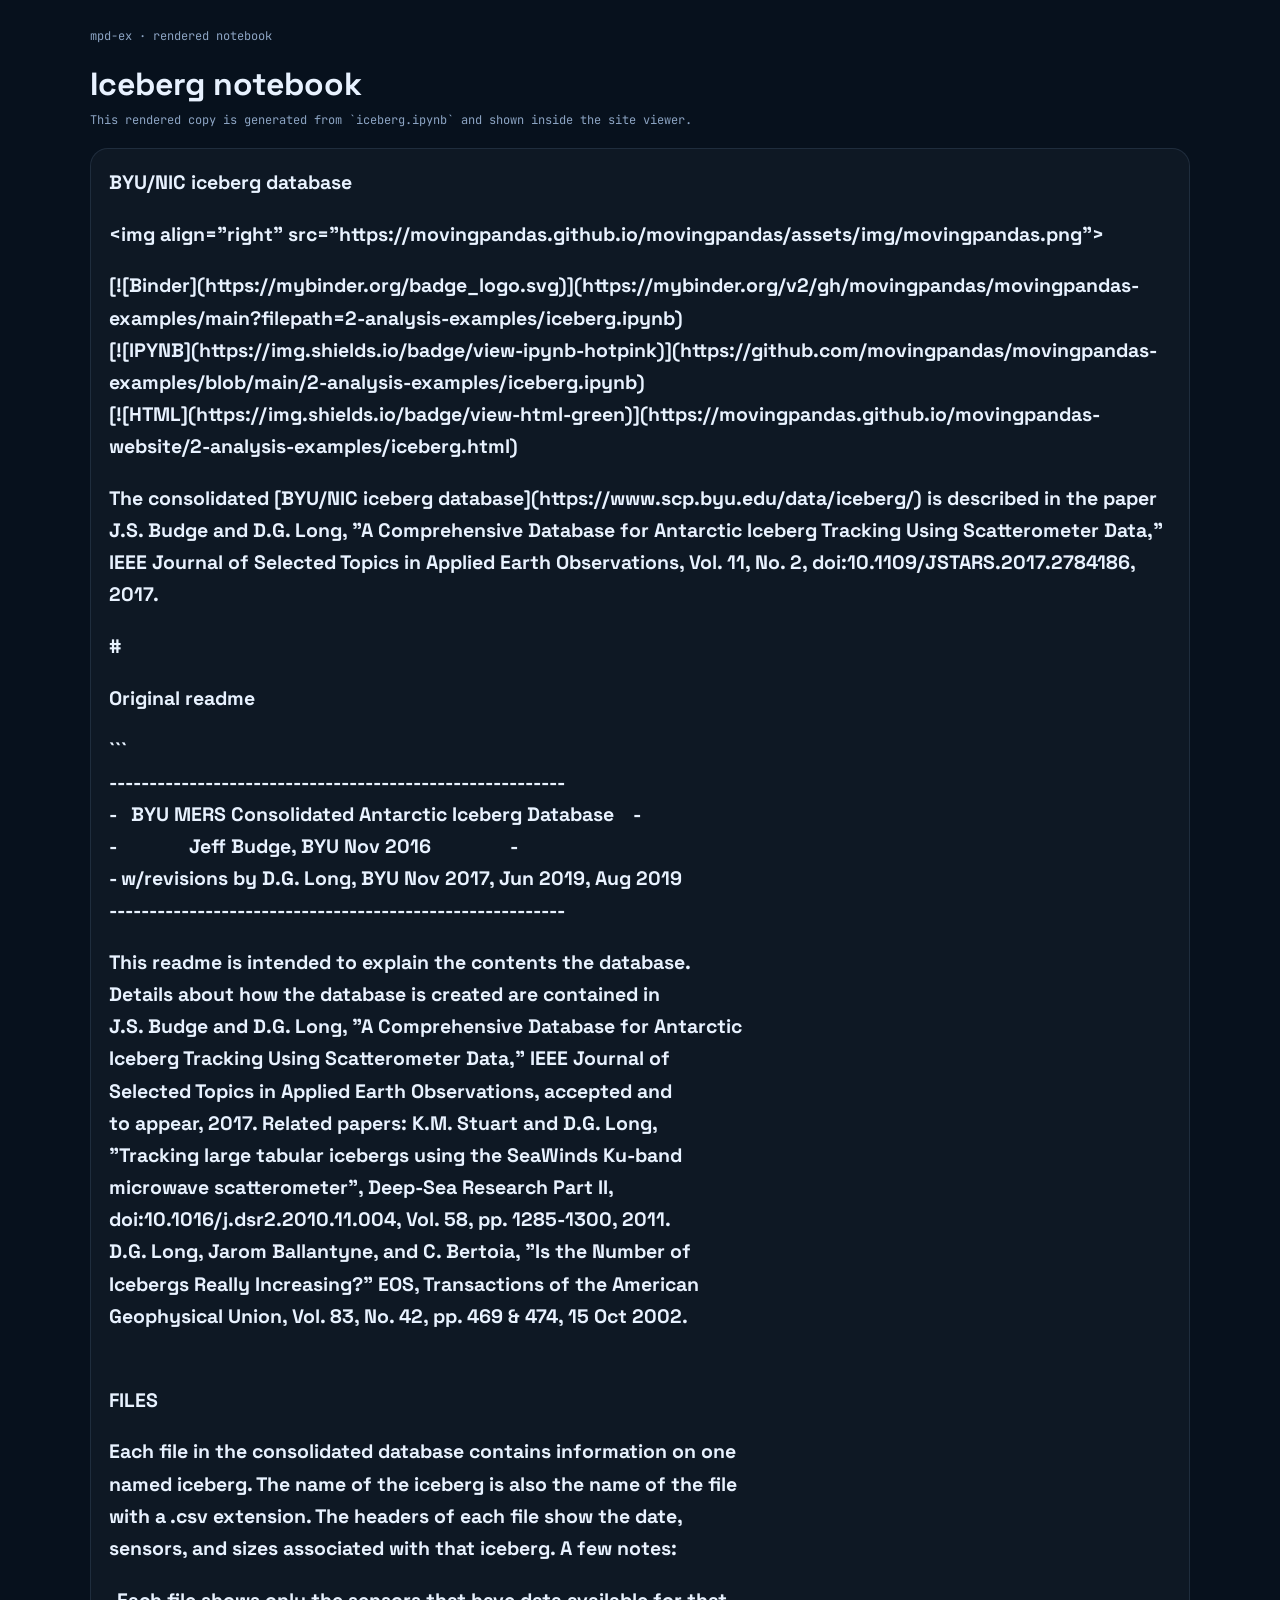
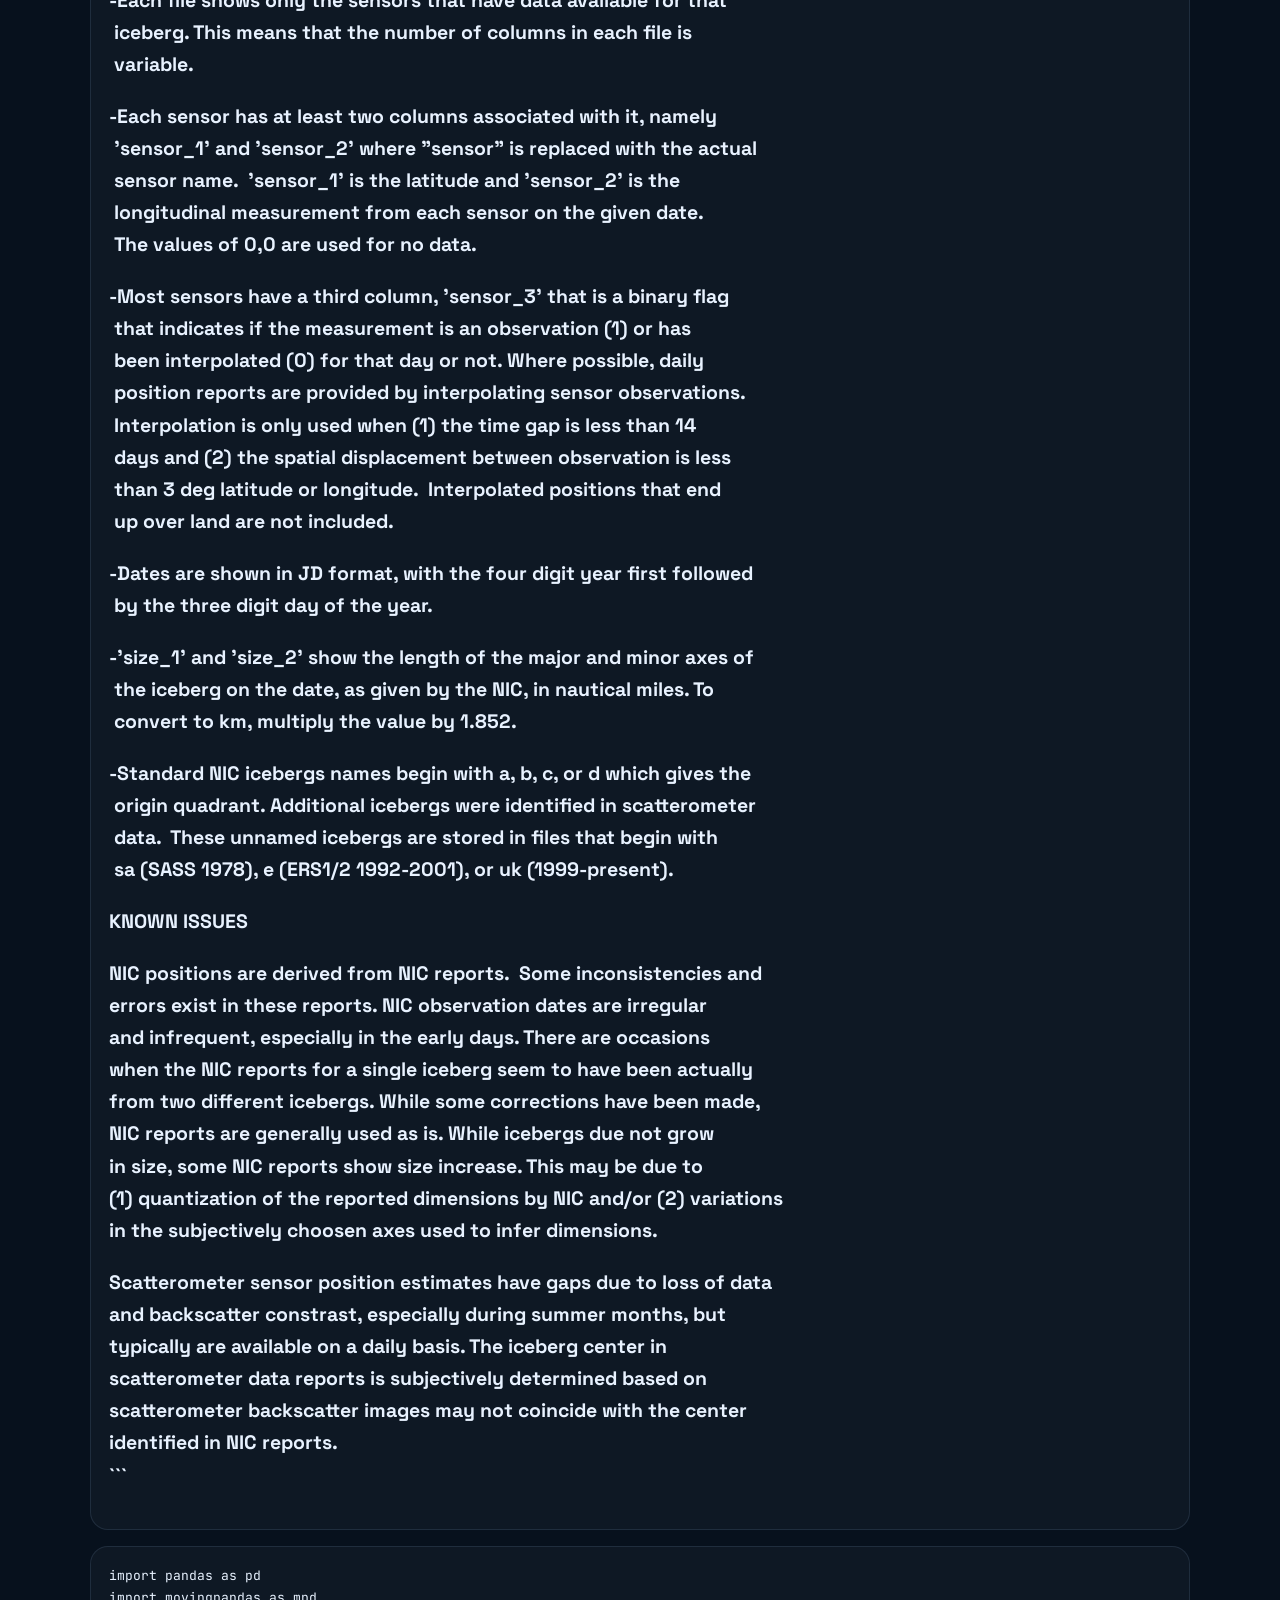
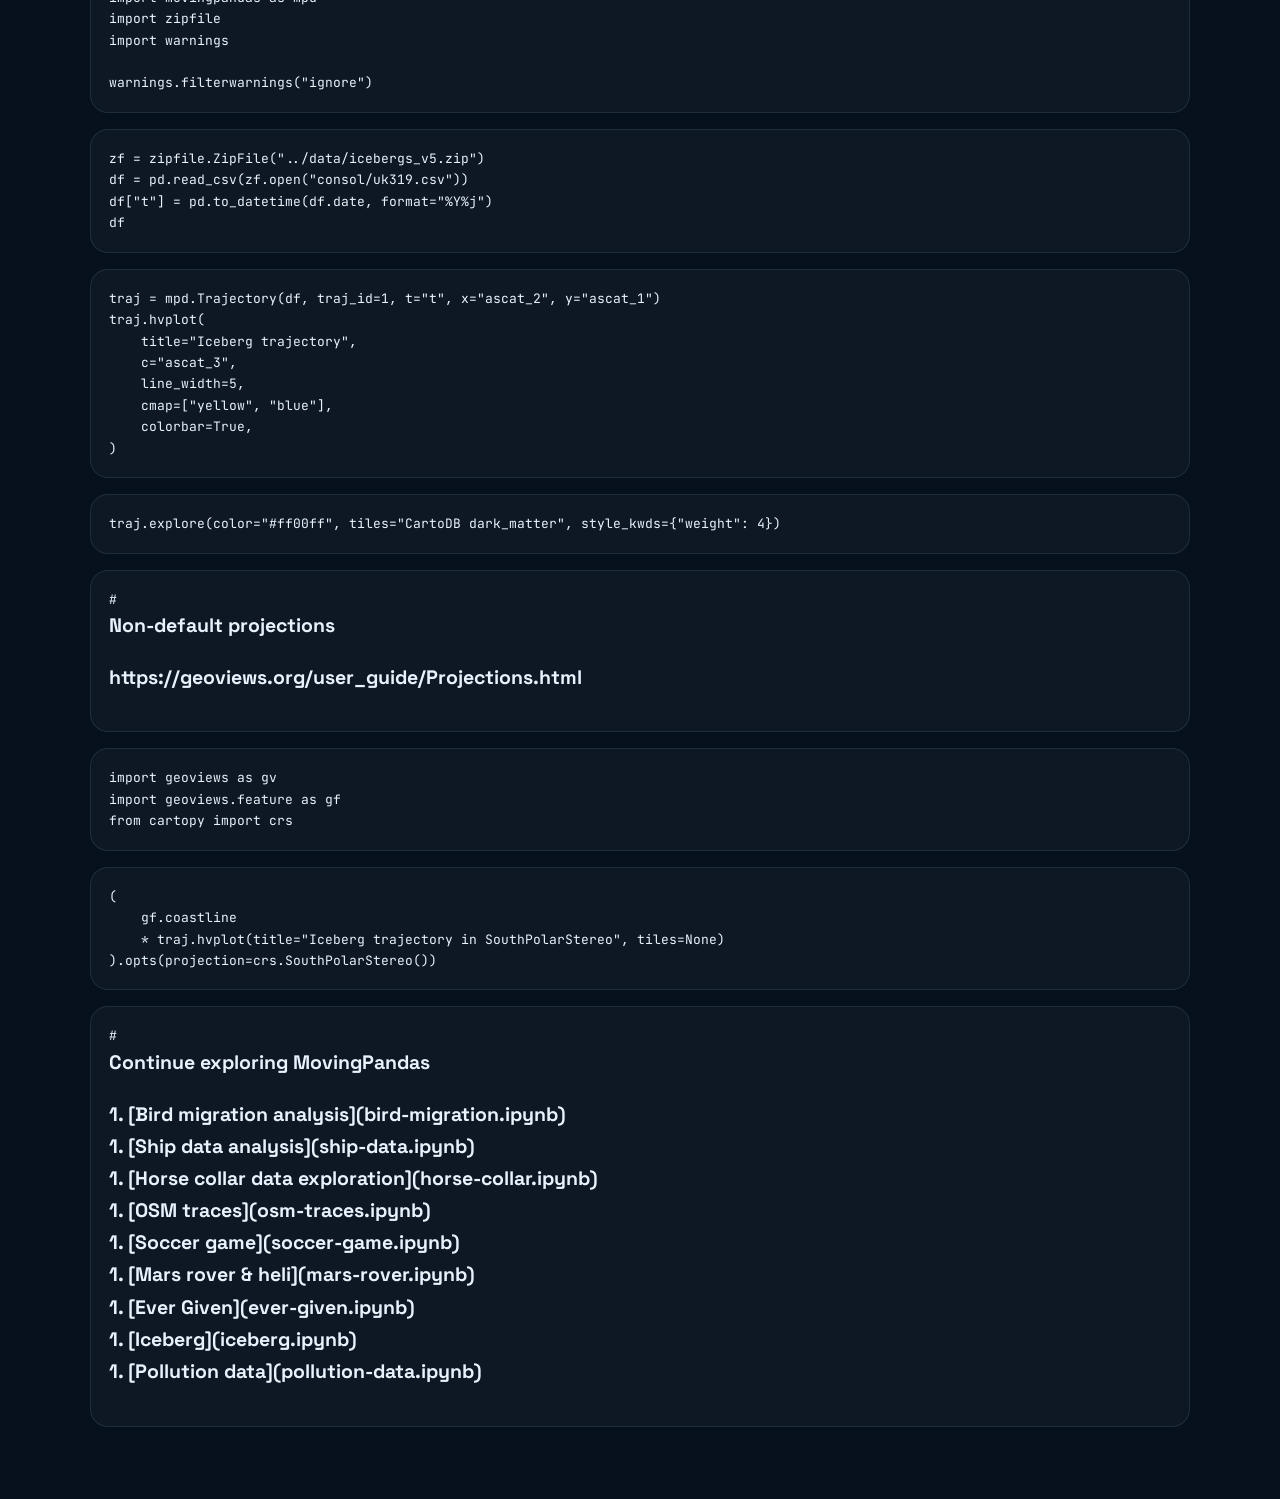
<file: site/notebook-rendered.html>
<!DOCTYPE html>
<html lang="en">
<head>
  <meta charset="UTF-8" />
  <meta name="viewport" content="width=device-width, initial-scale=1.0" />
  <title>Notebook Render</title>
  <link rel="preconnect" href="https://fonts.googleapis.com">
  <link rel="preconnect" href="https://fonts.gstatic.com" crossorigin>
  <link href="https://fonts.googleapis.com/css2?family=Space+Grotesk:wght@500;600;700&family=Inter:wght@400;500;600&family=JetBrains+Mono:wght@400;500&display=swap" rel="stylesheet">
  <style>
    body{margin:0;font-family:'Inter',sans-serif;background:#07111d;color:#e8f2ff}
    .wrap{max-width:1100px;margin:0 auto;padding:28px 24px 72px}
    h1{font-family:'Space Grotesk',sans-serif;margin:0 0 8px}
    .meta{color:#8ca4c3;font-family:'JetBrains Mono',monospace;font-size:12px;margin-bottom:20px}
    .nb-cell{margin-top:16px;padding:18px;border-radius:18px;border:1px solid rgba(138,168,209,.14);background:rgba(255,255,255,.03)}
    .nb-cell pre{margin:0;white-space:pre-wrap;word-break:break-word;font-family:'JetBrains Mono',monospace;font-size:13px;line-height:1.65}
    .nb-output{margin-top:12px;padding:14px;border-radius:14px;background:rgba(89,167,255,.08);border:1px solid rgba(89,167,255,.14);color:#dce9fb;white-space:pre-wrap}
  </style>
</head>
<body>
  <div class="wrap">
    <div class="meta">mpd-ex · rendered notebook</div>
    <h1>Iceberg notebook</h1>
    <div class="meta">This rendered copy is generated from `iceberg.ipynb` and shown inside the site viewer.</div>
    <section class="nb-cell markdown"><pre><h1>BYU/NIC iceberg database</p><p>&lt;img align=&quot;right&quot; src=&quot;https://movingpandas.github.io/movingpandas/assets/img/movingpandas.png&quot;&gt;</p><p>[![Binder](https://mybinder.org/badge_logo.svg)](https://mybinder.org/v2/gh/movingpandas/movingpandas-examples/main?filepath=2-analysis-examples/iceberg.ipynb)<br>[![IPYNB](https://img.shields.io/badge/view-ipynb-hotpink)](https://github.com/movingpandas/movingpandas-examples/blob/main/2-analysis-examples/iceberg.ipynb)<br>[![HTML](https://img.shields.io/badge/view-html-green)](https://movingpandas.github.io/movingpandas-website/2-analysis-examples/iceberg.html)</p><p>The consolidated [BYU/NIC iceberg database](https://www.scp.byu.edu/data/iceberg/) is described in the paper J.S. Budge and D.G. Long, &quot;A Comprehensive Database for Antarctic Iceberg Tracking Using Scatterometer Data,&quot; IEEE Journal of Selected Topics in Applied Earth Observations, Vol. 11, No. 2, doi:10.1109/JSTARS.2017.2784186, 2017.</p><p>#<h1>Original readme</p><p>```<br>---------------------------------------------------------<br>-   BYU MERS Consolidated Antarctic Iceberg Database    -<br>-		Jeff Budge, BYU Nov 2016                -<br>- w/revisions by D.G. Long, BYU Nov 2017, Jun 2019, Aug 2019<br>---------------------------------------------------------</p><p>This readme is intended to explain the contents the database.<br>Details about how the database is created are contained in<br>J.S. Budge and D.G. Long, &quot;A Comprehensive Database for Antarctic<br>Iceberg Tracking Using Scatterometer Data,&quot; IEEE Journal of<br>Selected Topics in Applied Earth Observations, accepted and<br>to appear, 2017. Related papers: K.M. Stuart and D.G. Long,<br>&quot;Tracking large tabular icebergs using the SeaWinds Ku-band<br>microwave scatterometer&quot;, Deep-Sea Research Part II, <br>doi:10.1016/j.dsr2.2010.11.004, Vol. 58, pp. 1285-1300, 2011.<br>D.G. Long, Jarom Ballantyne, and C. Bertoia, &quot;Is the Number of<br>Icebergs Really Increasing?&quot; EOS, Transactions of the American<br>Geophysical Union, Vol. 83, No. 42, pp. 469 &amp; 474, 15 Oct 2002.</p><p><br>FILES</p><p>Each file in the consolidated database contains information on one<br>named iceberg. The name of the iceberg is also the name of the file<br>with a .csv extension. The headers of each file show the date,<br>sensors, and sizes associated with that iceberg. A few notes:</p><p>-Each file shows only the sensors that have data available for that<br> iceberg. This means that the number of columns in each file is<br> variable.</p><p>-Each sensor has at least two columns associated with it, namely<br> &#x27;sensor_1&#x27; and &#x27;sensor_2&#x27; where &quot;sensor&quot; is replaced with the actual<br> sensor name.  &#x27;sensor_1&#x27; is the latitude and &#x27;sensor_2&#x27; is the<br> longitudinal measurement from each sensor on the given date.<br> The values of 0,0 are used for no data.</p><p>-Most sensors have a third column, &#x27;sensor_3&#x27; that is a binary flag<br> that indicates if the measurement is an observation (1) or has<br> been interpolated (0) for that day or not. Where possible, daily<br> position reports are provided by interpolating sensor observations.<br> Interpolation is only used when (1) the time gap is less than 14<br> days and (2) the spatial displacement between observation is less<br> than 3 deg latitude or longitude.  Interpolated positions that end<br> up over land are not included.</p><p>-Dates are shown in JD format, with the four digit year first followed<br> by the three digit day of the year.</p><p>-&#x27;size_1&#x27; and &#x27;size_2&#x27; show the length of the major and minor axes of<br> the iceberg on the date, as given by the NIC, in nautical miles. To<br> convert to km, multiply the value by 1.852.</p><p>-Standard NIC icebergs names begin with a, b, c, or d which gives the<br> origin quadrant. Additional icebergs were identified in scatterometer<br> data.  These unnamed icebergs are stored in files that begin with <br> sa (SASS 1978), e (ERS1/2 1992-2001), or uk (1999-present).</p><p>KNOWN ISSUES</p><p>NIC positions are derived from NIC reports.  Some inconsistencies and<br>errors exist in these reports. NIC observation dates are irregular<br>and infrequent, especially in the early days. There are occasions<br>when the NIC reports for a single iceberg seem to have been actually<br>from two different icebergs. While some corrections have been made,<br>NIC reports are generally used as is. While icebergs due not grow<br>in size, some NIC reports show size increase. This may be due to<br>(1) quantization of the reported dimensions by NIC and/or (2) variations<br>in the subjectively choosen axes used to infer dimensions.</p><p>Scatterometer sensor position estimates have gaps due to loss of data<br>and backscatter constrast, especially during summer months, but<br>typically are available on a daily basis. The iceberg center in<br>scatterometer data reports is subjectively determined based on<br>scatterometer backscatter images may not coincide with the center<br>identified in NIC reports.<br>```</pre></section><section class="nb-cell code"><pre>import pandas as pd
import movingpandas as mpd
import zipfile
import warnings

warnings.filterwarnings(&quot;ignore&quot;)</pre></section><section class="nb-cell code"><pre>zf = zipfile.ZipFile(&quot;../data/icebergs_v5.zip&quot;)
df = pd.read_csv(zf.open(&quot;consol/uk319.csv&quot;))
df[&quot;t&quot;] = pd.to_datetime(df.date, format=&quot;%Y%j&quot;)
df</pre></section><section class="nb-cell code"><pre>traj = mpd.Trajectory(df, traj_id=1, t=&quot;t&quot;, x=&quot;ascat_2&quot;, y=&quot;ascat_1&quot;)
traj.hvplot(
    title=&quot;Iceberg trajectory&quot;,
    c=&quot;ascat_3&quot;,
    line_width=5,
    cmap=[&quot;yellow&quot;, &quot;blue&quot;],
    colorbar=True,
)</pre></section><section class="nb-cell code"><pre>traj.explore(color=&quot;#ff00ff&quot;, tiles=&quot;CartoDB dark_matter&quot;, style_kwds={&quot;weight&quot;: 4})</pre></section><section class="nb-cell markdown"><pre>#<h1>Non-default projections</p><p>https://geoviews.org/user_guide/Projections.html</pre></section><section class="nb-cell code"><pre>import geoviews as gv
import geoviews.feature as gf
from cartopy import crs</pre></section><section class="nb-cell code"><pre>(
    gf.coastline
    * traj.hvplot(title=&quot;Iceberg trajectory in SouthPolarStereo&quot;, tiles=None)
).opts(projection=crs.SouthPolarStereo())</pre></section><section class="nb-cell markdown"><pre>#<h1>Continue exploring MovingPandas</p><p>1. [Bird migration analysis](bird-migration.ipynb)<br>1. [Ship data analysis](ship-data.ipynb)<br>1. [Horse collar data exploration](horse-collar.ipynb)<br>1. [OSM traces](osm-traces.ipynb)<br>1. [Soccer game](soccer-game.ipynb)<br>1. [Mars rover &amp; heli](mars-rover.ipynb)<br>1. [Ever Given](ever-given.ipynb)<br>1. [Iceberg](iceberg.ipynb)<br>1. [Pollution data](pollution-data.ipynb)</pre></section>
  </div>
</body>
</html>
</file>
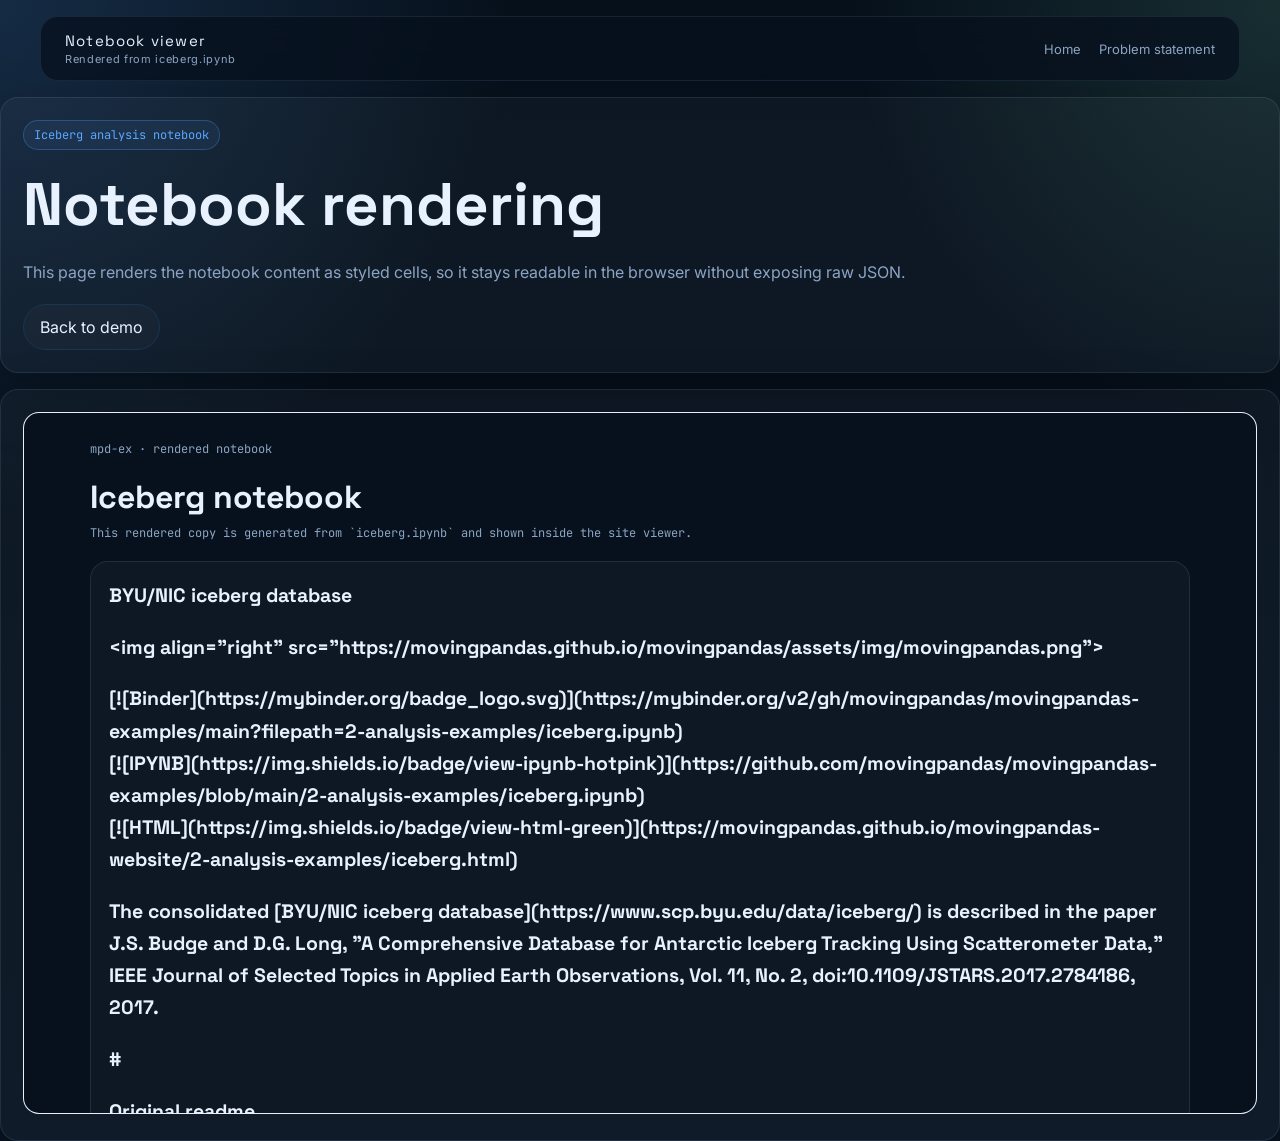
<file: site/notebook-viewer.html>
<!DOCTYPE html>
<html lang="en">
<head>
  <meta charset="UTF-8" />
  <meta name="viewport" content="width=device-width, initial-scale=1.0" />
  <title>Notebook Viewer | ICEWATCH</title>
  <link rel="preconnect" href="https://fonts.googleapis.com">
  <link rel="preconnect" href="https://fonts.gstatic.com" crossorigin>
  <link href="https://fonts.googleapis.com/css2?family=Space+Grotesk:wght@500;600;700&family=Inter:wght@400;500;600&family=JetBrains+Mono:wght@400;500&display=swap" rel="stylesheet">
  <link rel="stylesheet" href="./styles.css" />
</head>
<body>
  <nav class="topnav">
    <div class="topnav-brand">
      <span>Notebook viewer</span>
      <small>Rendered from iceberg.ipynb</small>
    </div>
    <div class="topnav-links">
      <a href="./index.html">Home</a>
      <a href="./pdf-viewer.html">Problem statement</a>
    </div>
  </nav>
  <main class="nb-shell">
    <section class="doc-card">
      <div class="eyebrow">Iceberg analysis notebook</div>
      <h1 style="font-family:var(--font-display); font-size:clamp(34px, 5vw, 60px); margin:16px 0 10px;">Notebook rendering</h1>
      <p>This page renders the notebook content as styled cells, so it stays readable in the browser without exposing raw JSON.</p>
      <div class="doc-toolbar">
        <a class="btn" href="./index.html">Back to demo</a>
      </div>
    </section>
    <section class="doc-card">
      <iframe class="embed-frame" src="./notebook-rendered.html" title="Rendered notebook"></iframe>
    </section>
  </main>
</body>
</html>
</file>
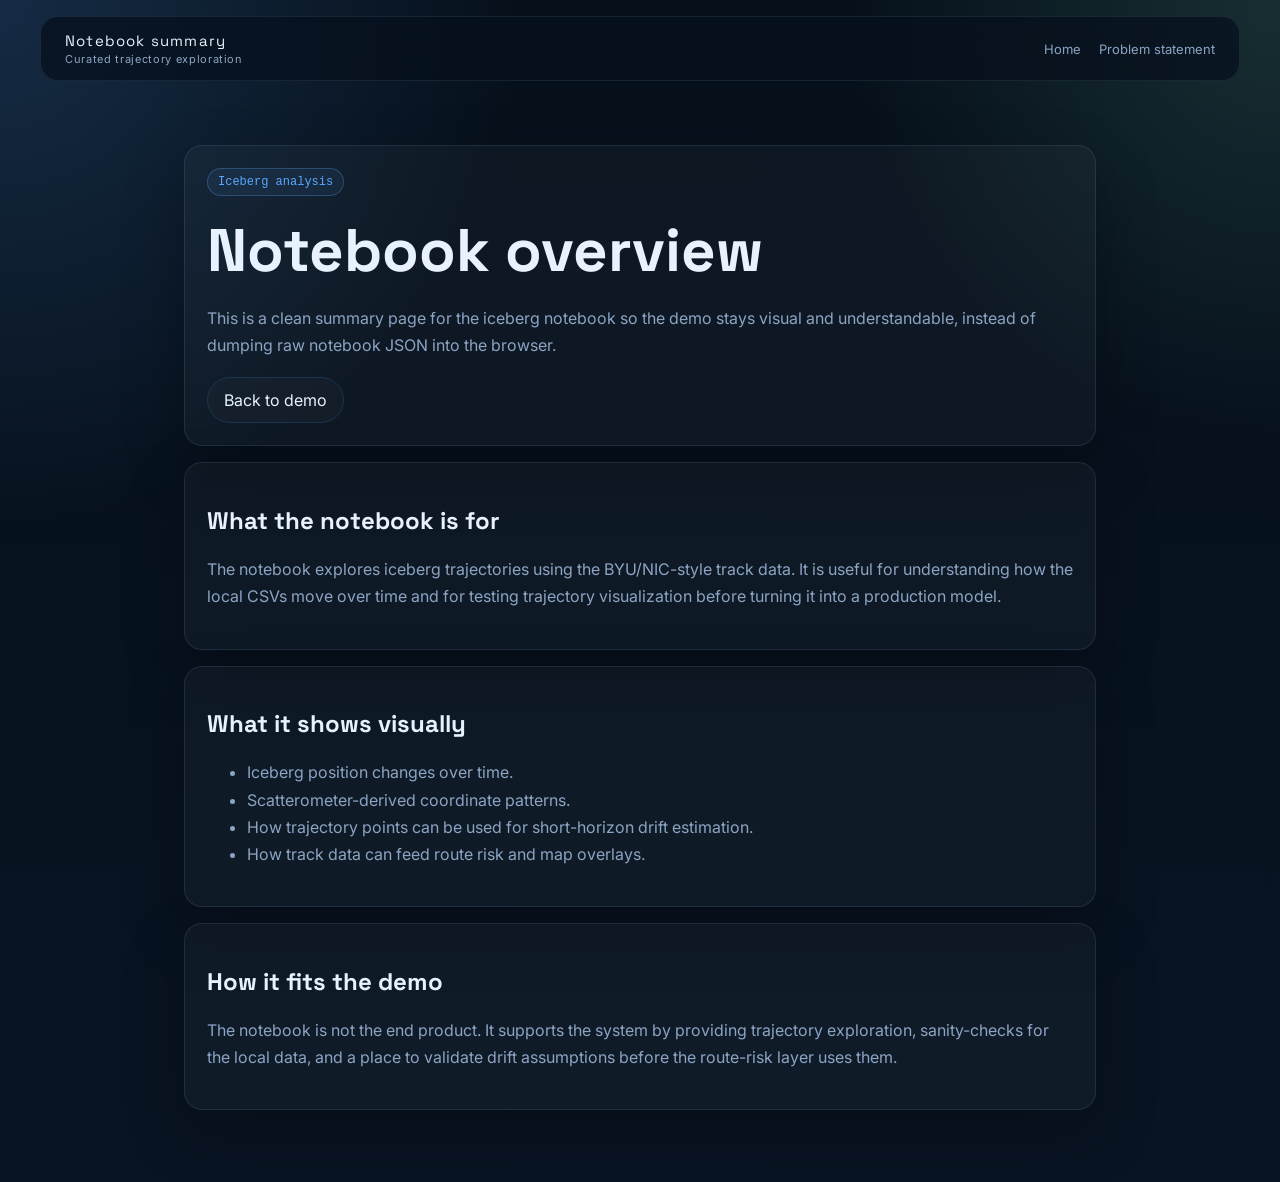
<file: site/notebook.html>
<!DOCTYPE html>
<html lang="en">
<head>
  <meta charset="UTF-8" />
  <meta name="viewport" content="width=device-width, initial-scale=1.0" />
  <title>Iceberg Notebook | ICEWATCH</title>
  <link rel="preconnect" href="https://fonts.googleapis.com">
  <link rel="preconnect" href="https://fonts.gstatic.com" crossorigin>
  <link href="https://fonts.googleapis.com/css2?family=Space+Grotesk:wght@500;600;700&family=Inter:wght@400;500;600&display=swap" rel="stylesheet">
  <link rel="stylesheet" href="./styles.css" />
</head>
<body>
  <nav class="topnav">
    <div class="topnav-brand">
      <span>Notebook summary</span>
      <small>Curated trajectory exploration</small>
    </div>
    <div class="topnav-links">
      <a href="./index.html">Home</a>
      <a href="./pdf-viewer.html">Problem statement</a>
    </div>
  </nav>
  <main class="page">
    <section class="doc-card">
      <div class="eyebrow">Iceberg analysis</div>
      <h1 style="font-family:var(--font-display); font-size:clamp(34px, 5vw, 60px); margin:16px 0 10px;">Notebook overview</h1>
      <p>This is a clean summary page for the iceberg notebook so the demo stays visual and understandable, instead of dumping raw notebook JSON into the browser.</p>
      <div class="doc-toolbar">
        <a class="btn" href="./index.html">Back to demo</a>
      </div>
    </section>

    <section class="doc-card">
      <h2>What the notebook is for</h2>
      <p>The notebook explores iceberg trajectories using the BYU/NIC-style track data. It is useful for understanding how the local CSVs move over time and for testing trajectory visualization before turning it into a production model.</p>
    </section>

    <section class="doc-card">
      <h2>What it shows visually</h2>
      <ul>
        <li>Iceberg position changes over time.</li>
        <li>Scatterometer-derived coordinate patterns.</li>
        <li>How trajectory points can be used for short-horizon drift estimation.</li>
        <li>How track data can feed route risk and map overlays.</li>
      </ul>
    </section>

    <section class="doc-card">
      <h2>How it fits the demo</h2>
      <p>The notebook is not the end product. It supports the system by providing trajectory exploration, sanity-checks for the local data, and a place to validate drift assumptions before the route-risk layer uses them.</p>
    </section>
  </main>
</body>
</html>
</file>
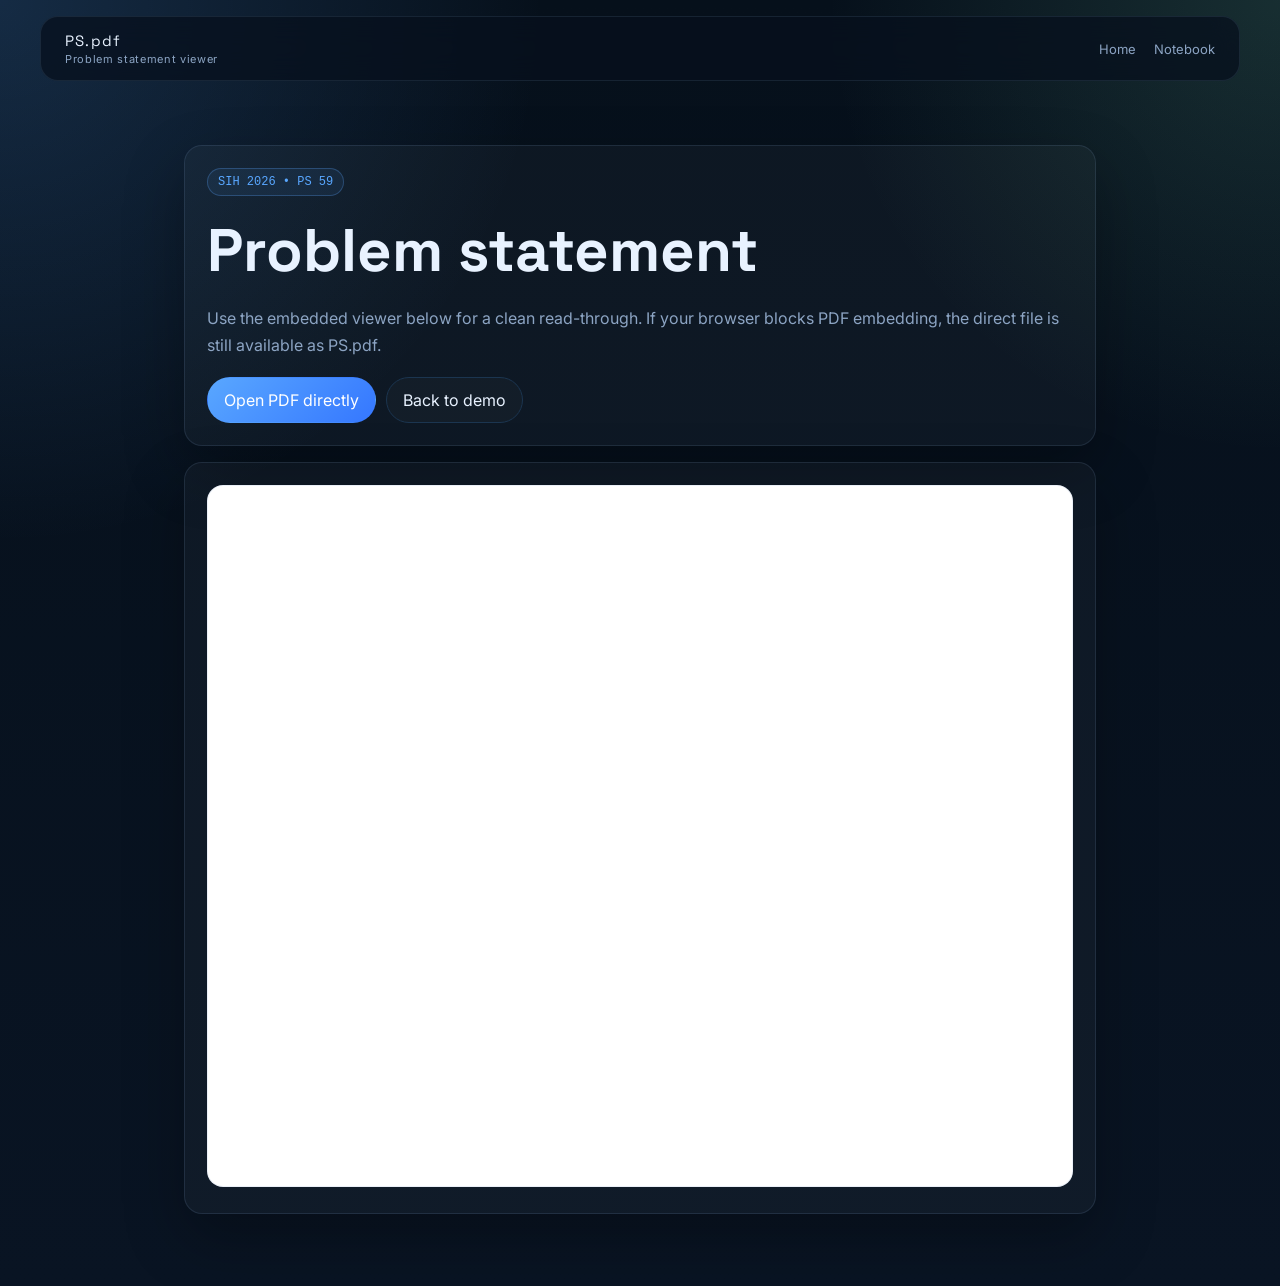
<file: site/pdf-viewer.html>
<!DOCTYPE html>
<html lang="en">
<head>
  <meta charset="UTF-8" />
  <meta name="viewport" content="width=device-width, initial-scale=1.0" />
  <title>PS.pdf | ICEWATCH</title>
  <link rel="preconnect" href="https://fonts.googleapis.com">
  <link rel="preconnect" href="https://fonts.gstatic.com" crossorigin>
  <link href="https://fonts.googleapis.com/css2?family=Space+Grotesk:wght@500;600;700&family=Inter:wght@400;500;600&display=swap" rel="stylesheet">
  <link rel="stylesheet" href="./styles.css" />
</head>
<body>
  <nav class="topnav">
    <div class="topnav-brand">
      <span>PS.pdf</span>
      <small>Problem statement viewer</small>
    </div>
    <div class="topnav-links">
      <a href="./index.html">Home</a>
      <a href="./notebook.html">Notebook</a>
    </div>
  </nav>
  <main class="page">
    <section class="doc-card">
      <div class="eyebrow">SIH 2026 • PS 59</div>
      <h1 style="font-family:var(--font-display); font-size:clamp(34px, 5vw, 60px); margin:16px 0 10px;">Problem statement</h1>
      <p>Use the embedded viewer below for a clean read-through. If your browser blocks PDF embedding, the direct file is still available as <a href="./PS.pdf">PS.pdf</a>.</p>
      <div class="doc-toolbar">
        <a class="btn primary" href="./PS.pdf">Open PDF directly</a>
        <a class="btn" href="./index.html">Back to demo</a>
      </div>
    </section>
    <section class="doc-card">
      <iframe class="embed-frame" src="./PS.pdf" title="PS.pdf"></iframe>
    </section>
  </main>
</body>
</html>
</file>
<file: site/styles.css>
:root{
  --bg:#07111d;
  --panel:#0c1b2c;
  --panel-2:#10263d;
  --line:#1b3550;
  --text:#e8f2ff;
  --muted:#8ca4c3;
  --accent:#59a7ff;
  --accent-2:#7bdbb2;
  --warn:#f0c36a;
  --shadow:0 24px 60px rgba(0,0,0,.28);
  --radius:20px;
  --radius-sm:12px;
  --font-display:'Space Grotesk', sans-serif;
  --font-body:'Inter', sans-serif;
  --font-mono:'JetBrains Mono', monospace;
}

*{box-sizing:border-box}
html{scroll-behavior:smooth}
body{
  margin:0;
  font-family:var(--font-body);
  color:var(--text);
  background:
    radial-gradient(circle at top left, rgba(89,167,255,.18), transparent 30%),
    radial-gradient(circle at top right, rgba(123,219,178,.15), transparent 25%),
    linear-gradient(180deg, #06101b 0%, #091423 100%);
}
a{color:inherit; text-decoration:none}

.topnav{
  position:sticky; top:0; z-index:20;
  display:flex; justify-content:space-between; align-items:center; gap:16px;
  max-width:1200px; margin:16px auto 0; padding:14px 24px;
  background:rgba(7,17,29,.76); backdrop-filter: blur(14px);
  border:1px solid rgba(138,168,209,.12); border-radius:18px;
}
.topnav-brand span{display:block; font-family:var(--font-display); font-size:15px; letter-spacing:.08em}
.topnav-brand small{display:block; margin-top:2px; color:var(--muted); font-size:11px; letter-spacing:.06em}
.topnav-links{display:flex; gap:18px; flex-wrap:wrap}
.topnav-links a{color:var(--muted); font-size:13px}
.topnav-links a:hover{color:var(--text)}

.backdrop{
  position:fixed; inset:0;
  background-image: linear-gradient(rgba(255,255,255,.025) 1px, transparent 1px), linear-gradient(90deg, rgba(255,255,255,.025) 1px, transparent 1px);
  background-size: 38px 38px;
  pointer-events:none;
  mask-image: radial-gradient(circle at center, black 55%, transparent 100%);
}

.hero{
  max-width:1200px; margin:0 auto; padding:44px 24px 28px;
}
.eyebrow{
  display:inline-block; padding:6px 10px; border:1px solid rgba(89,167,255,.28);
  background:rgba(89,167,255,.08); border-radius:999px; color:var(--accent);
  font-family:var(--font-mono); font-size:12px;
}
.hero h1{
  margin:18px 0 8px; font-family:var(--font-display); font-size:clamp(56px, 9vw, 104px); line-height:.92;
  letter-spacing:-.04em;
}
.hero-copy{
  max-width:820px; font-size:18px; line-height:1.72; color:var(--muted); margin:0 0 24px;
}
.hero-actions{display:flex; gap:12px; flex-wrap:wrap}
.btn{
  display:inline-flex; align-items:center; justify-content:center; min-height:46px;
  padding:0 16px; border-radius:999px; border:1px solid var(--line);
  background:rgba(255,255,255,.02);
}
.btn.primary{background:linear-gradient(135deg, var(--accent), #3577ff); border-color:transparent; color:white}

.hero-stats,.metric-row,.pill-row,.feature-grid,.resource-list,.file-grid,.grid-2{
  display:grid; gap:16px;
}
.hero-stats{grid-template-columns:repeat(4,minmax(0,1fr)); margin-top:34px}
.stat,.panel,.file-card,.resource{
  background:linear-gradient(180deg, rgba(255,255,255,.03), rgba(255,255,255,.01));
  border:1px solid rgba(138,168,209,.16);
  border-radius:var(--radius);
  box-shadow:var(--shadow);
}
.stat{padding:18px}
.stat .label{font-size:12px; color:var(--muted); font-family:var(--font-mono)}
.stat .value{font-family:var(--font-display); font-size:28px; margin-top:10px}
.stat .hint{font-size:13px; color:var(--muted); margin-top:6px; line-height:1.45}

.shell{max-width:1200px; margin:0 auto; padding:10px 24px 72px}
.panel{padding:22px}
.panel-head{display:flex; align-items:end; justify-content:space-between; gap:12px; margin-bottom:18px}
.panel-head h2{margin:0; font-family:var(--font-display); font-size:24px}
.panel-head p{margin:0; color:var(--muted); font-size:13px}

.callout{
  border-radius:var(--radius); padding:20px; background:linear-gradient(135deg, rgba(89,167,255,.12), rgba(123,219,178,.08));
  border:1px solid rgba(89,167,255,.18); line-height:1.7; color:#dce9fb
}
.callout p{margin:0}
.pitch-grid,.arch-grid{display:grid; grid-template-columns:repeat(3,minmax(0,1fr)); gap:16px}
.architecture-layout{display:grid; gap:18px}
.architecture-diagram{
  border-radius:20px; border:1px solid rgba(138,168,209,.14); background:rgba(255,255,255,.02);
  padding:18px; overflow:hidden;
}
.architecture-diagram svg{width:100%; height:auto; display:block}
.layer-box rect{
  fill:rgba(10,24,38,.92); stroke:rgba(138,168,209,.2); stroke-width:1.5;
}
.layer-box text{
  fill:var(--text); font-family:var(--font-mono); font-size:17px; letter-spacing:.02em;
}
.layer-box text:nth-of-type(2), .layer-box text:nth-of-type(3){ fill:var(--muted); font-size:12px; }
.layer-box.alt rect{
  fill:rgba(89,167,255,.08);
}
.pitch-card,.arch-card{
  padding:18px; border-radius:16px; background:rgba(255,255,255,.03); border:1px solid rgba(138,168,209,.14)
}
.pitch-card strong,.arch-card strong{display:block; font-family:var(--font-display); font-size:18px; margin-bottom:8px}
.pitch-card p,.arch-card p{margin:0; color:var(--muted); line-height:1.7; font-size:13px}
.pill-row{grid-template-columns:repeat(3,minmax(0,1fr)); margin-top:18px}
.pill{
  padding:14px 16px; border-radius:16px; background:rgba(255,255,255,.03); border:1px solid rgba(138,168,209,.14);
  color:var(--muted)
}

.grid-2{grid-template-columns:1fr 1fr; margin-top:16px}
.feature-list,.workflow{margin:0; padding-left:18px; color:var(--muted); line-height:1.8}
.workflow li{margin-bottom:12px}
.metric-row{grid-template-columns:repeat(3,minmax(0,1fr)); margin-bottom:18px}
.metric{
  padding:16px; border-radius:16px; background:rgba(255,255,255,.03); border:1px solid rgba(138,168,209,.14)
}
.metric .label{font-size:12px; color:var(--muted); font-family:var(--font-mono)}
.metric .value{font-family:var(--font-display); font-size:28px; margin-top:10px}
.metric .sub{font-size:13px; color:var(--muted); margin-top:6px}

table{width:100%; border-collapse:collapse; margin-top:8px}
th,td{padding:14px 10px; border-bottom:1px solid rgba(138,168,209,.14); vertical-align:top}
th{text-align:left; color:#b9cde7; font-size:12px; text-transform:uppercase; letter-spacing:.06em}
td{color:var(--muted); font-size:13px}
td strong{color:var(--text)}
.table-wrap{overflow:auto}

.resource,.file-card{
  display:block; padding:18px; transition:transform .15s ease, border-color .15s ease, background .15s ease;
}
.resource:hover,.file-card:hover{transform:translateY(-2px); border-color:rgba(89,167,255,.35); background:rgba(255,255,255,.05)}
.resource{padding:18px 18px 16px}
.resource .title{font-family:var(--font-display); font-size:18px; margin-bottom:6px}
.resource .meta,.resource .desc,.file-card small{color:var(--muted); font-size:13px; line-height:1.6}
.resource .meta{font-family:var(--font-mono); font-size:11px; margin-bottom:8px}

.feature-grid{grid-template-columns:1fr 1fr}
.feature{
  padding:16px; border-radius:16px; background:rgba(255,255,255,.03); border:1px solid rgba(138,168,209,.14)
}
.feature strong{display:block; margin-bottom:8px}
.feature div{color:var(--muted); line-height:1.6; font-size:13px}
.file-grid{grid-template-columns:repeat(3,minmax(0,1fr))}
.file-kind{
  display:inline-block; margin-bottom:12px; padding:4px 8px; border-radius:999px; font-size:11px;
  color:var(--accent); border:1px solid rgba(89,167,255,.18); background:rgba(89,167,255,.08);
  font-family:var(--font-mono);
}

.demo-block{display:grid; gap:14px}
.demo-card{
  padding:16px; border:1px solid rgba(138,168,209,.14); border-radius:16px;
  background:rgba(255,255,255,.03)
}
.demo-card h3{margin:0 0 8px; font-family:var(--font-display)}
.demo-card .meta,.demo-card .desc{color:var(--muted); font-size:13px; line-height:1.6}
.badge{
  display:inline-block; padding:4px 8px; border-radius:999px; font-size:11px; font-family:var(--font-mono); margin-bottom:10px
}
.badge.safe{color:var(--accent-2); background:rgba(123,219,178,.09)}
.badge.caution{color:var(--warn); background:rgba(240,195,106,.09)}
.badge.danger{color:#ff8e93; background:rgba(255,142,147,.08)}

.page{
  max-width:960px; margin:0 auto; padding:48px 24px 72px;
}
.doc-card{
  padding:22px; border-radius:18px; border:1px solid rgba(138,168,209,.14);
  background:rgba(255,255,255,.03); box-shadow:var(--shadow); margin-top:16px;
}
.doc-card h2,.doc-card h3{font-family:var(--font-display)}
.doc-card p,.doc-card li{color:var(--muted); line-height:1.7}
.doc-toolbar{display:flex; gap:10px; flex-wrap:wrap; margin-top:18px}
.embed-frame{width:100%; height:78vh; border:1px solid rgba(138,168,209,.18); border-radius:16px; background:#fff}

@media (max-width: 920px){
  .hero-stats,.pill-row,.metric-row,.grid-2,.feature-grid,.file-grid,.pitch-grid,.arch-grid{grid-template-columns:1fr 1fr}
  .topnav{margin-left:16px; margin-right:16px}
}
@media (max-width: 680px){
  .hero,.shell{padding-left:16px; padding-right:16px}
  .hero-stats,.pill-row,.metric-row,.grid-2,.feature-grid,.file-grid,.pitch-grid,.arch-grid{grid-template-columns:1fr}
  .panel-head{align-items:flex-start; flex-direction:column}
  .topnav{flex-direction:column; align-items:flex-start}
}
</file>
